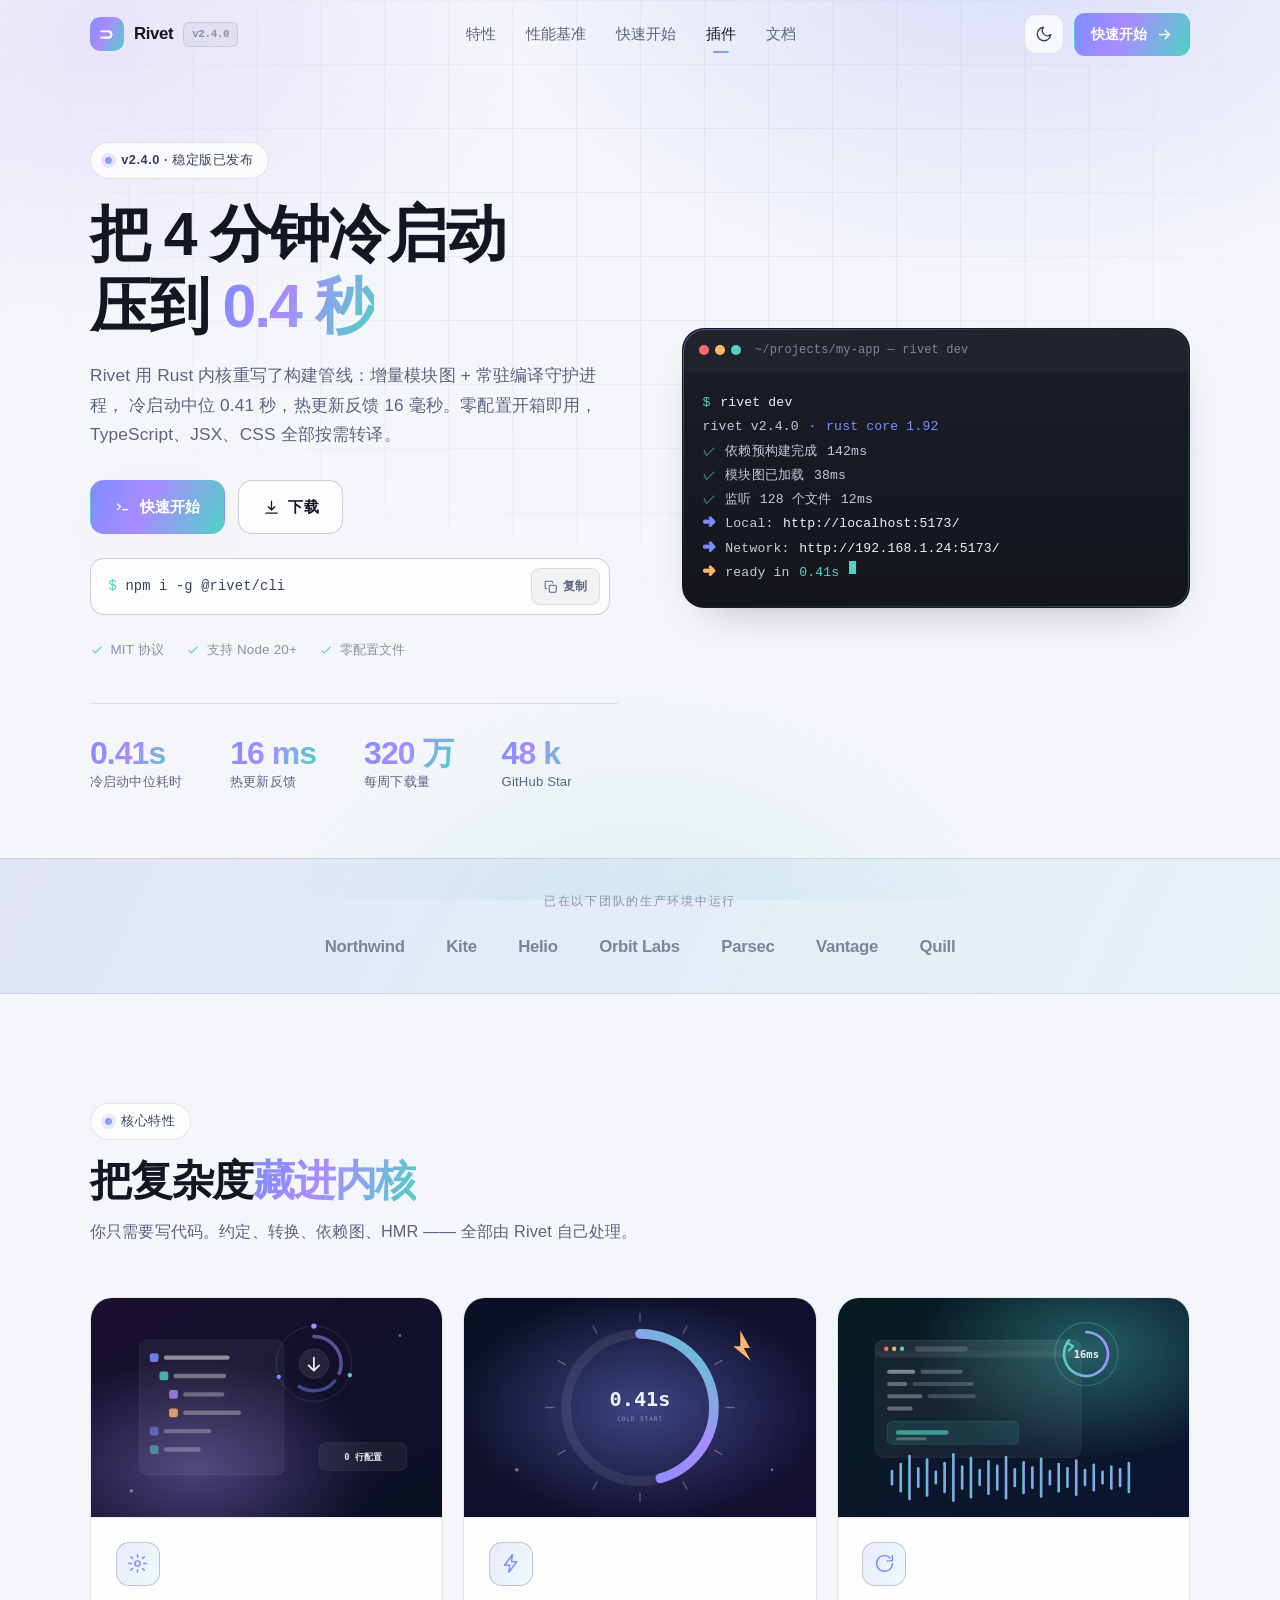
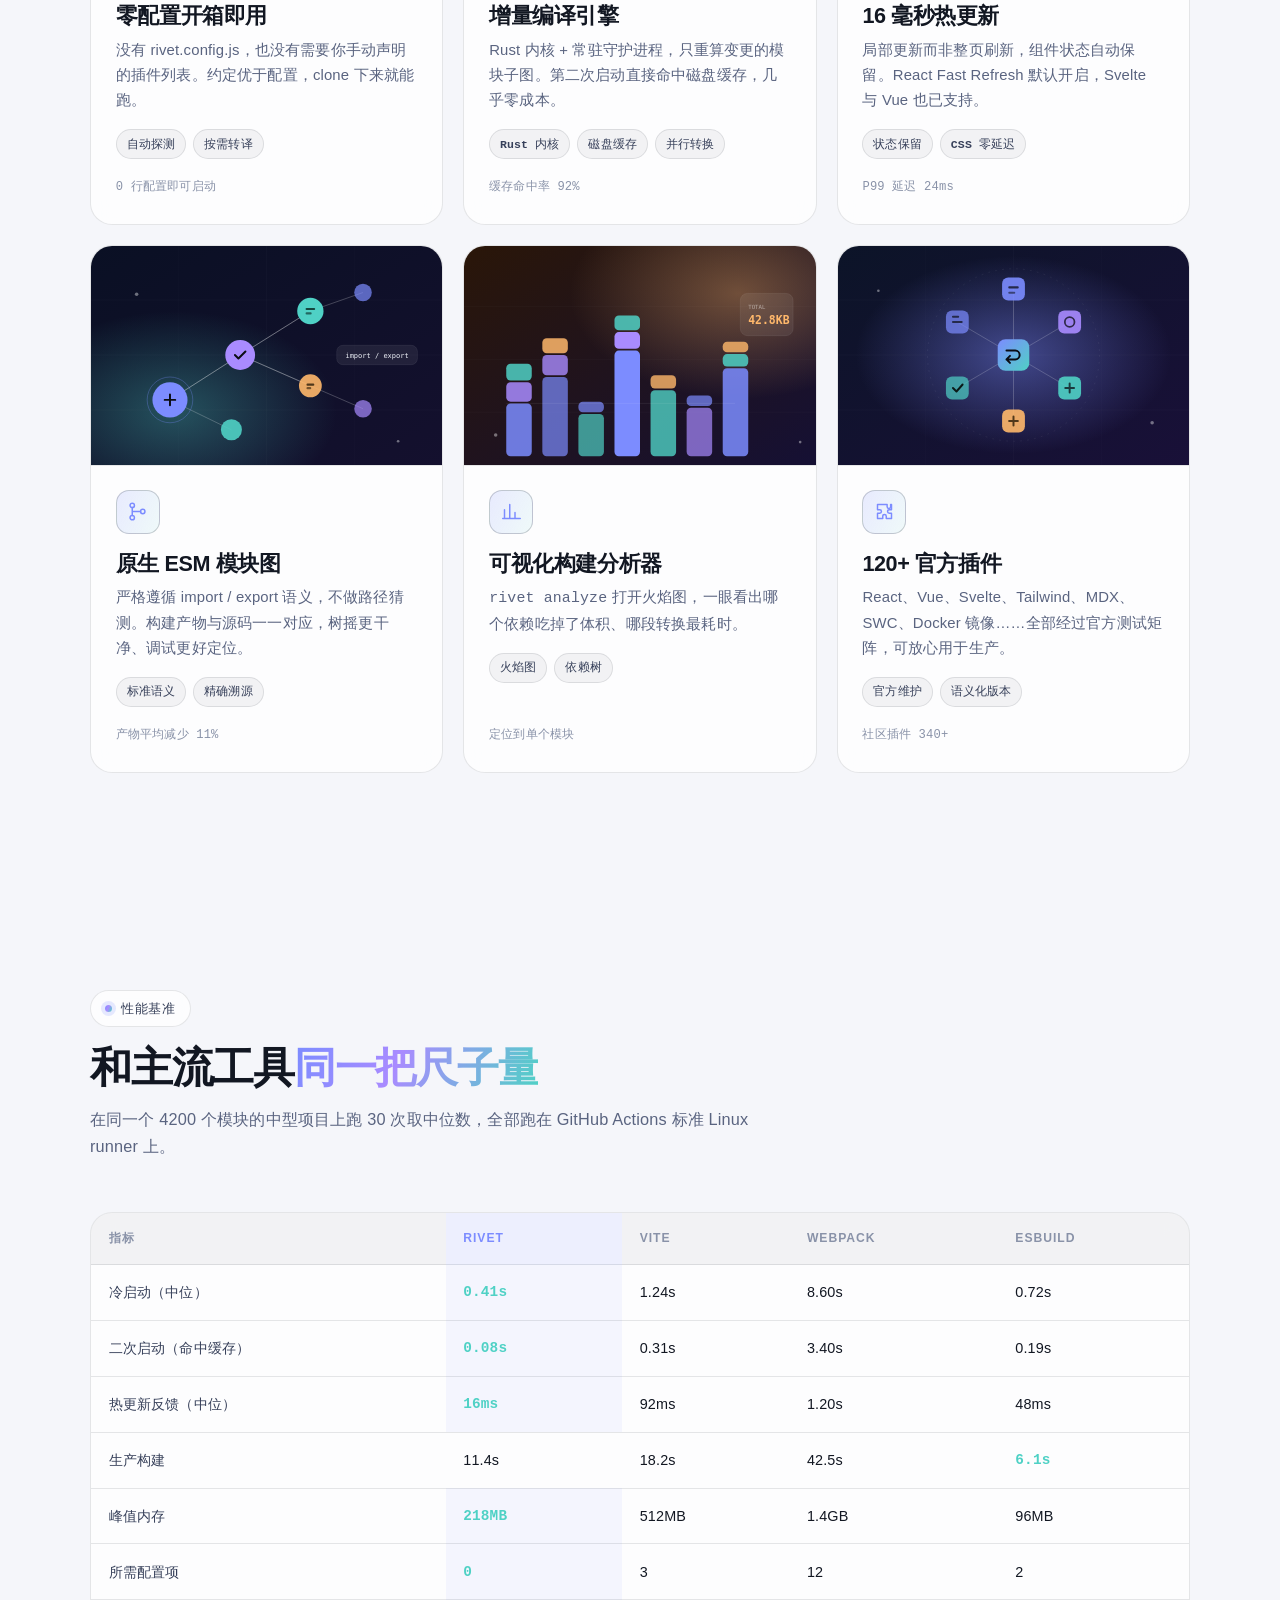
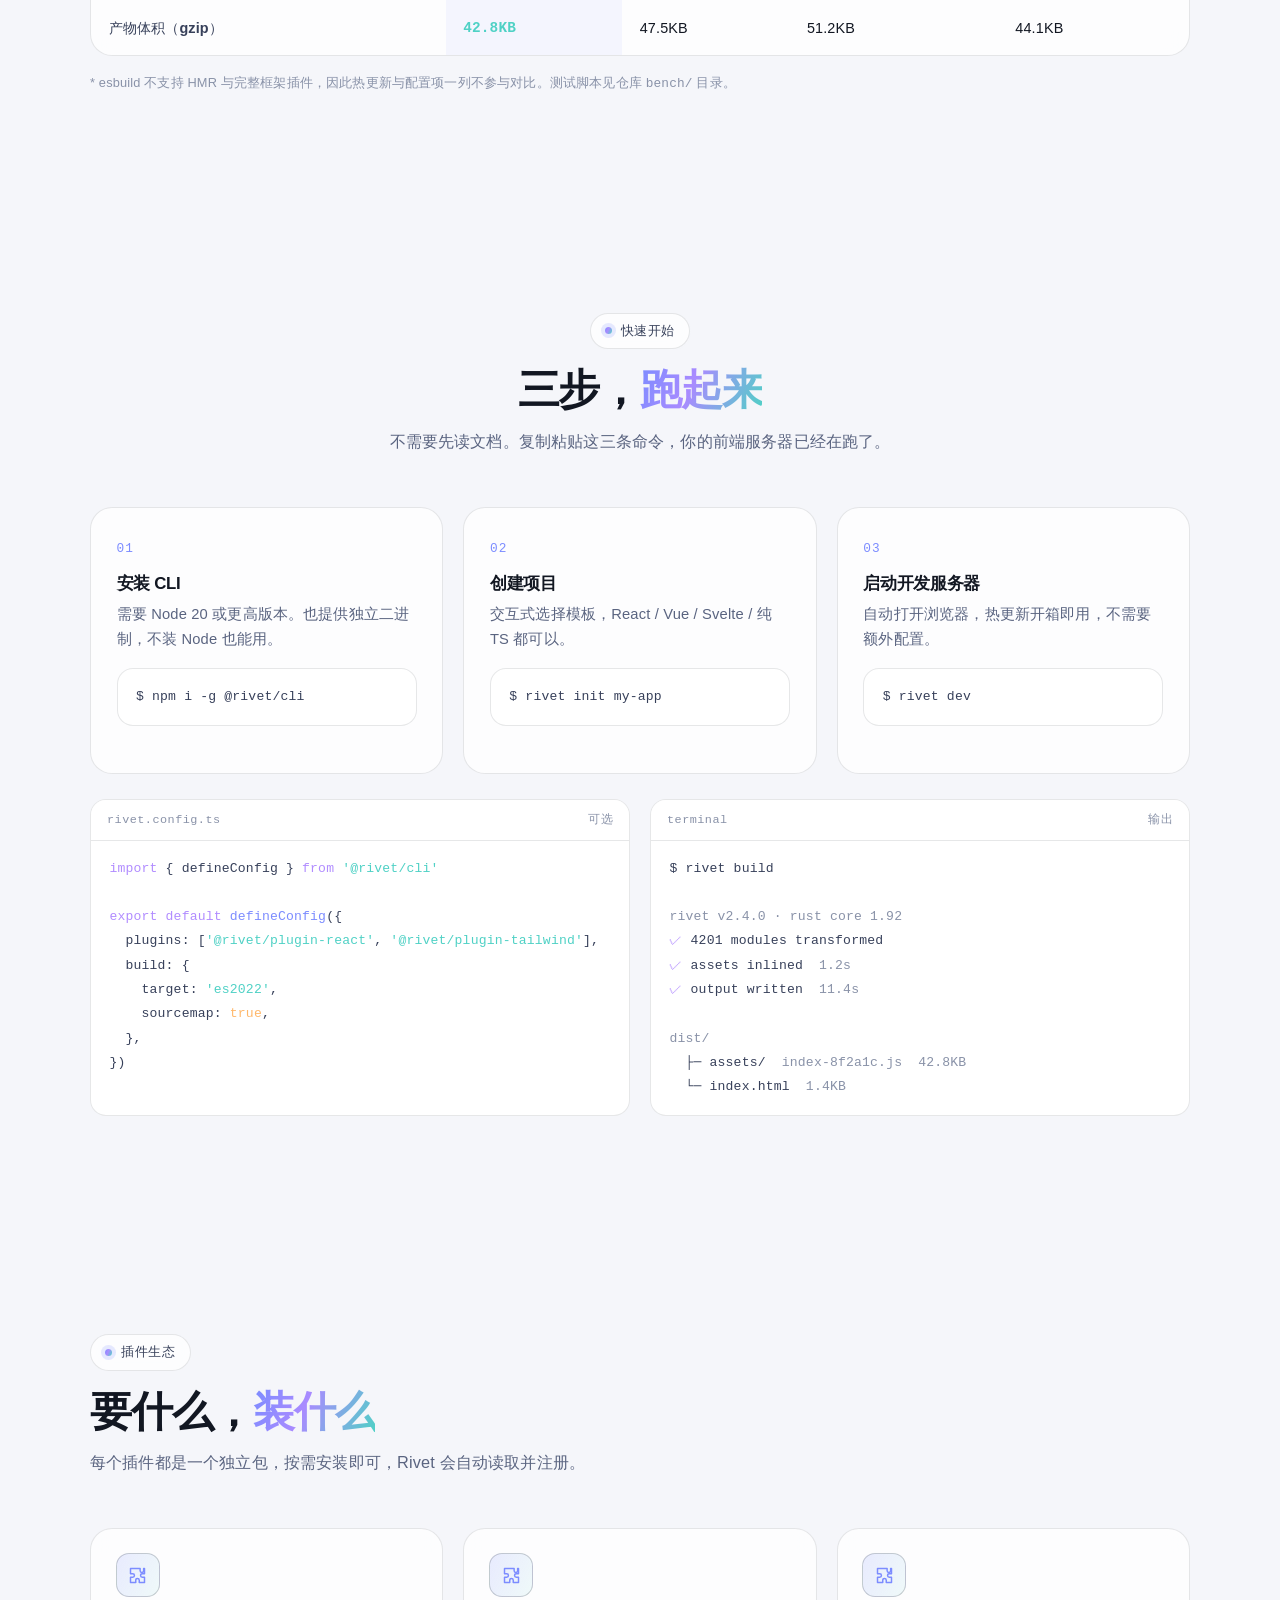
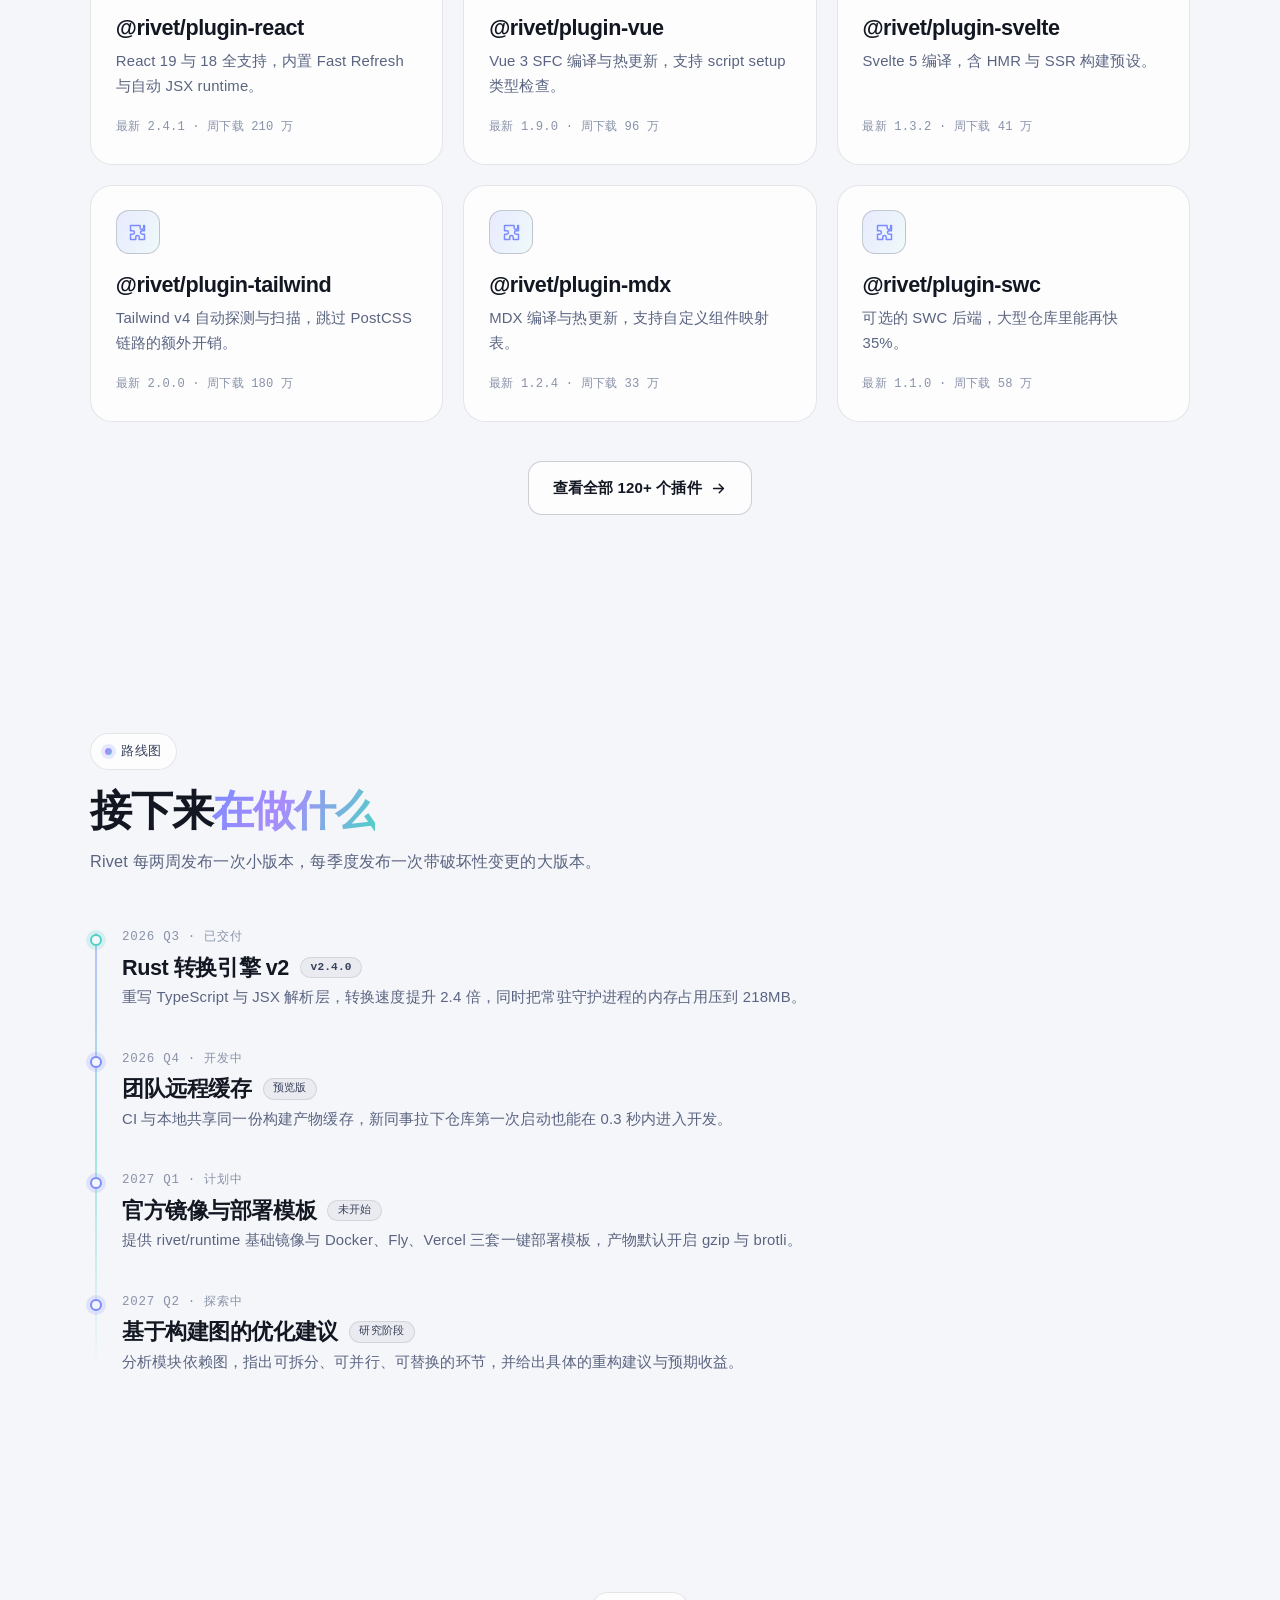
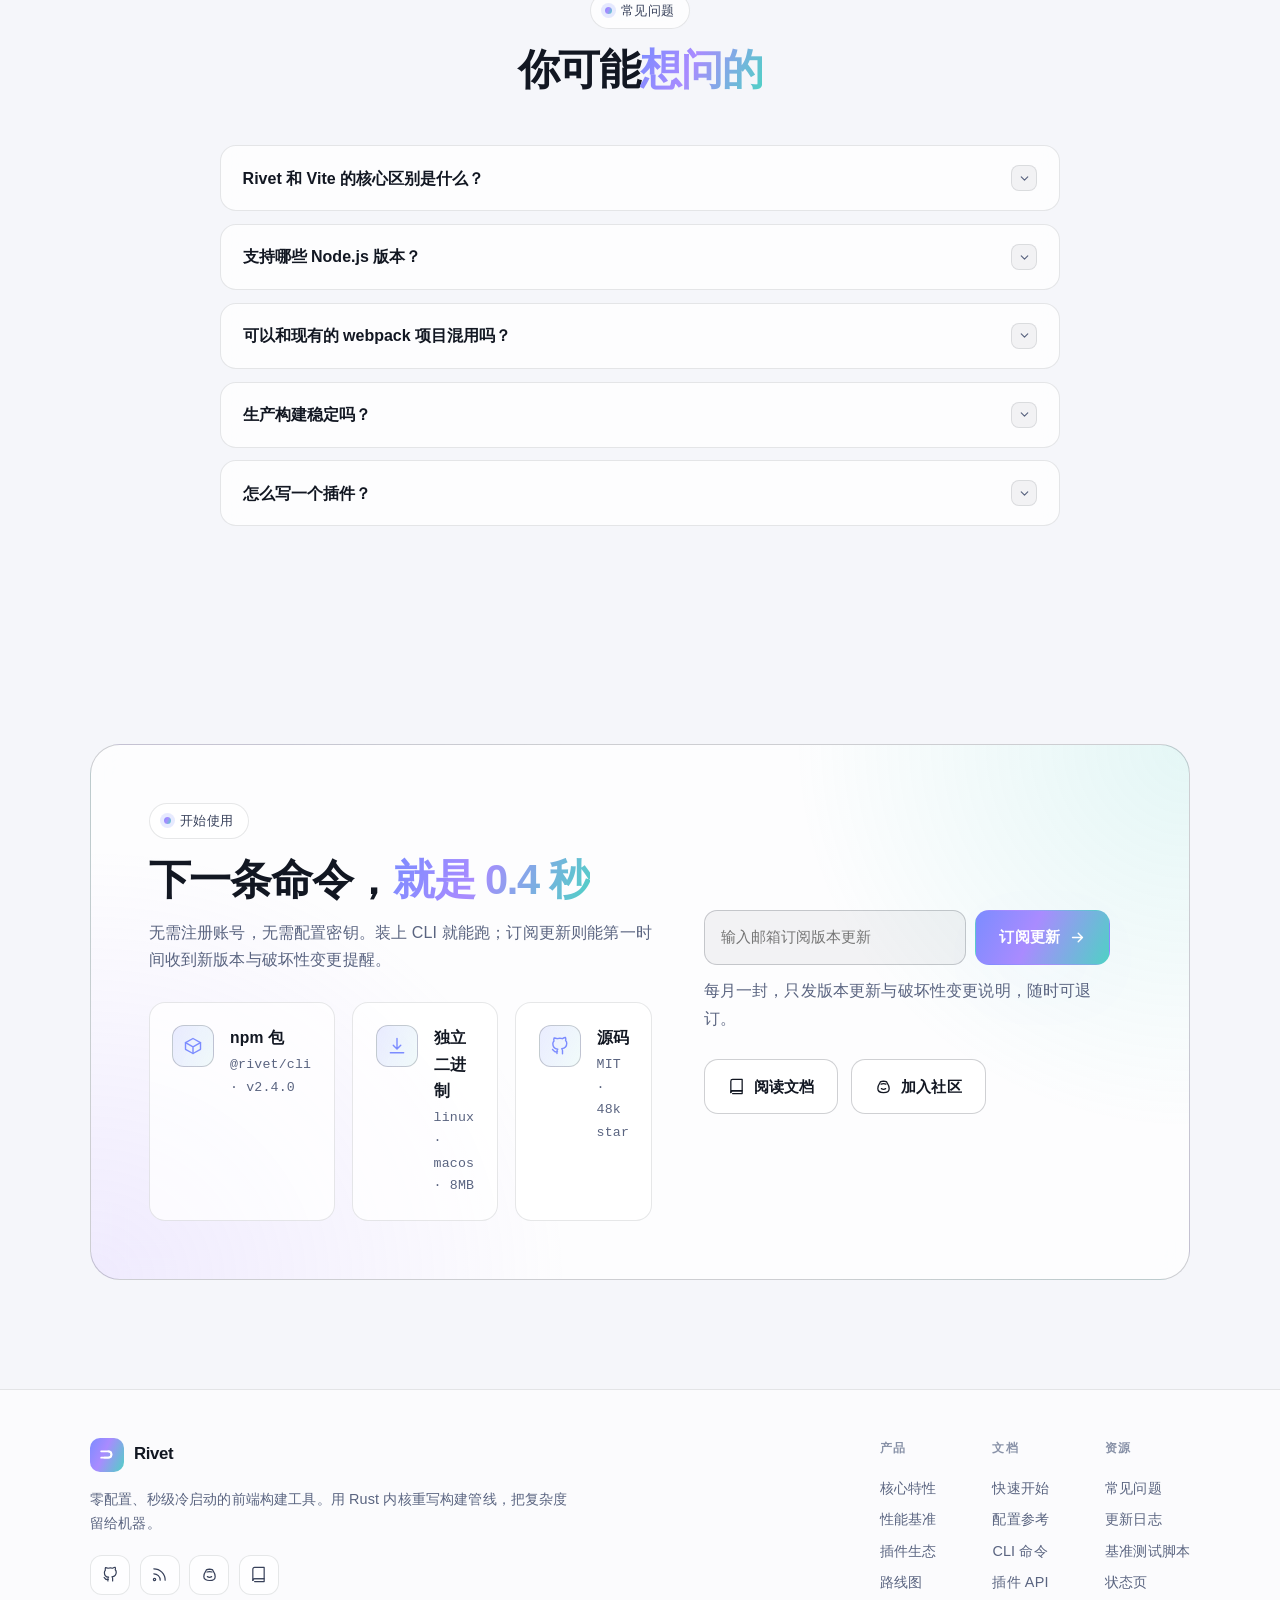
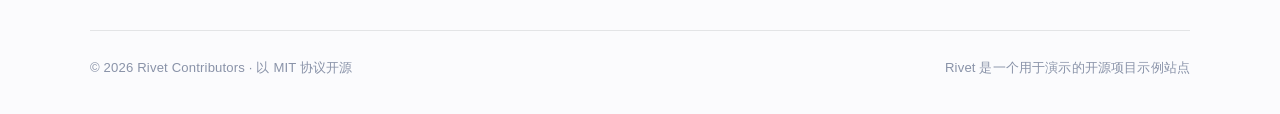
<file: index.html>
<!DOCTYPE html>
<html lang="zh-CN" class="no-js">
<head>
<meta charset="UTF-8">
<meta name="viewport" content="width=device-width, initial-scale=1">
<title>Rivet · 零配置、秒级冷启动的前端构建工具</title>
<meta name="description" content="Rivet 用 Rust 内核重写构建管线：冷启动 0.41 秒，热更新 16 毫秒，零配置开箱即用。支持 TypeScript、React、Vue、Tailwind 与 MDX。">
<meta name="theme-color" content="#07080c">
<link rel="icon" href="assets/img/favicon.svg" type="image/svg+xml">
<meta property="og:title" content="Rivet · 零配置、秒级冷启动的前端构建工具">
<meta property="og:description" content="把 4 分钟的冷启动，压到 0.4 秒。">
<meta property="og:type" content="website">
<link rel="stylesheet" href="assets/css/style.css">
<script>
  (function () {
    var d = document.documentElement;
    d.classList.remove('no-js');
    try {
      var q = /[?&]theme=(dark|light)/.exec(location.search);
      var t = q ? q[1] : localStorage.getItem('theme');
      if (!t) t = matchMedia('(prefers-color-scheme: light)').matches ? 'light' : 'dark';
      d.setAttribute('data-theme', t);
      if (q) localStorage.setItem('theme', t);
    } catch (e) { d.setAttribute('data-theme', 'dark'); }
  })();
</script>
</head>
<body data-page="home">

<!-- ============================ icon sprite ============================ -->
<svg width="0" height="0" style="position:absolute" aria-hidden="true" focusable="false">
  <defs>
    <g id="i-sun"><circle cx="12" cy="12" r="4"/><path d="M12 2v2M12 20v2M4.9 4.9l1.4 1.4M17.7 17.7l1.4 1.4M2 12h2M20 12h2M4.9 19.1l1.4-1.4M17.7 6.3l1.4-1.4"/></g>
    <g id="i-moon"><path d="M21 12.8A9 9 0 1 1 11.2 3a7 7 0 0 0 9.8 9.8Z"/></g>
    <g id="i-menu"><path d="M4 7h16M4 12h16M4 17h16"/></g>
    <g id="i-close"><path d="M6 6l12 12M18 6L6 18"/></g>
    <g id="i-arrow-right"><path d="M5 12h14M13 6l6 6-6 6"/></g>
    <g id="i-arrow-up-right"><path d="M7 17 17 7M8 7h9v9"/></g>
    <g id="i-check"><path d="m5 13 4 4L19 7"/></g>
    <g id="i-copy"><rect x="9" y="9" width="12" height="12" rx="2"/><path d="M5 15H4a2 2 0 0 1-2-2V4a2 2 0 0 1 2-2h9a2 2 0 0 1 2 2v1"/></g>
    <g id="i-download"><path d="M12 3v12M7.5 11 12 15.5 16.5 11M4 20h16"/></g>
    <g id="i-terminal"><path d="m5 7 4 4-4 4M12 15h7"/></g>
    <g id="i-zap"><path d="M13 2 4 14h6l-1 8 9-12h-6l1-8Z"/></g>
    <g id="i-refresh"><path d="M21 12a9 9 0 1 1-2.6-6.4"/><path d="M21 3v6h-6"/></g>
    <g id="i-gear"><circle cx="12" cy="12" r="3"/><path d="M12 2v3M12 19v3M4.2 4.2l2.1 2.1M17.7 17.7l2.1 2.1M2 12h3M19 12h3M4.2 19.8l2.1-2.1M17.7 6.3l2.1-2.1"/></g>
    <g id="i-branch"><circle cx="6" cy="5" r="2.5"/><circle cx="6" cy="19" r="2.5"/><circle cx="18" cy="12" r="2.5"/><path d="M6 7.5v9M6 12h9.5"/></g>
    <g id="i-chart"><path d="M4 20V10M10 20V4M16 20v-7M22 20H2"/></g>
    <g id="i-puzzle"><path d="M9 4h6v2.5a2 2 0 1 0 4 0V4h1v6h-2.5a2 2 0 1 0 0 4H20v6h-6v-2.5a2 2 0 1 0-4 0V20H4v-6h2.5a2 2 0 1 0 0-4H4V4h5Z"/></g>
    <g id="i-package"><path d="M21 8v8l-9 5-9-5V8l9-5 9 5Z"/><path d="m3 8 9 5 9-5M12 13v8"/></g>
    <g id="i-book"><path d="M4 4.5A2.5 2.5 0 0 1 6.5 2H20v16H6.5A2.5 2.5 0 0 0 4 20.5v-16Z"/><path d="M4 20.5A2.5 2.5 0 0 1 6.5 18H20v4H6.5"/></g>
    <g id="i-github"><path d="M9 19c-4.5 1.4-4.5-2.3-6-2.8m12 5v-3.6a3.1 3.1 0 0 0-.9-2.4c2.9-.3 6-1.4 6-6.4a5 5 0 0 0-1.4-3.5 4.6 4.6 0 0 0-.1-3.5s-1.1-.3-3.6 1.4a12.4 12.4 0 0 0-6.4 0C6 2.1 4.9 2.4 4.9 2.4a4.6 4.6 0 0 0-.1 3.5A5 5 0 0 0 3.4 9.4c0 5 3 6.1 5.9 6.4a3.1 3.1 0 0 0-.9 2.4V21"/></g>
    <g id="i-chevron-down"><path d="m6 9 6 6 6-6"/></g>
    <g id="i-info"><circle cx="12" cy="12" r="9"/><path d="M12 11v5M12 7.6v.4"/></g>
    <g id="i-link"><path d="M10.5 13.5a4 4 0 0 0 5.7 0l2.8-2.8a4 4 0 0 0-5.7-5.7L11.6 6.7"/><path d="M13.5 10.5a4 4 0 0 0-5.7 0l-2.8 2.8a4 4 0 1 0 5.7 5.7l1.7-1.7"/></g>
    <g id="i-rss"><path d="M4 11a9 9 0 0 1 9 9M4 4a16 16 0 0 1 16 16"/><circle cx="5" cy="19" r="1.6"/></g>
    <g id="i-discord"><path d="M8.5 8.5a13 13 0 0 1 7 0M9 15c1.8 1.2 4.2 1.2 6 0"/><path d="M7.5 5.5A15 15 0 0 1 12 4.5c1.6 0 3 .3 4.5 1l1 2.2a13 13 0 0 1 2.5 7.3c0 3.5-3.5 5.5-8 5.5s-8-2-8-5.5a13 13 0 0 1 2.5-7.3l1-2.2Z"/></g>
  </defs>
</svg>

<!-- ============================ header ============================ -->
<header class="site-header" id="siteHeader">
  <div class="container nav">
    <a class="brand" href="index.html" aria-label="Rivet 首页">
      <span class="brand-mark" aria-hidden="true">
        <svg viewBox="0 0 24 24" fill="none" stroke="currentColor" stroke-width="2.2" stroke-linecap="round" stroke-linejoin="round"><path d="M4 8h9a4 4 0 0 1 0 8H8"/><path d="M4 16h9a4 4 0 0 0 0-8"/></svg>
      </span>
      <span>Rivet</span>
      <span class="brand-ver">v2.4.0</span>
    </a>

    <nav aria-label="主导航">
      <ul class="nav-links" id="navLinks">
        <li><a class="nav-link" href="index.html#features">特性</a></li>
        <li><a class="nav-link" href="index.html#bench">性能基准</a></li>
        <li><a class="nav-link" href="index.html#quickstart">快速开始</a></li>
        <li><a class="nav-link" href="index.html#plugins">插件</a></li>
        <li><a class="nav-link" href="docs.html">文档</a></li>
      </ul>
    </nav>

    <div class="nav-actions">
      <button class="icon-btn theme-toggle" id="themeToggle" type="button" aria-label="切换深色 / 浅色主题">
        <svg class="icon-sun" viewBox="0 0 24 24" fill="none" stroke="currentColor" stroke-width="1.8" stroke-linecap="round" stroke-linejoin="round"><use href="#i-sun"/></svg>
        <svg class="icon-moon" viewBox="0 0 24 24" fill="none" stroke="currentColor" stroke-width="1.8" stroke-linecap="round" stroke-linejoin="round"><use href="#i-moon"/></svg>
      </button>
      <a class="btn btn-primary btn-sm nav-cta" href="docs.html#install">
        快速开始
        <svg viewBox="0 0 24 24" fill="none" stroke="currentColor" stroke-width="2" stroke-linecap="round" stroke-linejoin="round"><use href="#i-arrow-right"/></svg>
      </a>
      <button class="icon-btn nav-toggle" id="navToggle" type="button" aria-label="打开菜单" aria-expanded="false" aria-controls="navLinks">
        <svg viewBox="0 0 24 24" fill="none" stroke="currentColor" stroke-width="1.8" stroke-linecap="round" stroke-linejoin="round"><use href="#i-menu"/></svg>
      </button>
    </div>
  </div>
</header>

<main>

<!-- ============================ hero ============================ -->
<section class="hero" id="hero">
  <div class="container hero-grid">
    <div class="hero-copy">
      <span class="eyebrow reveal">v2.4.0 · 稳定版已发布</span>

      <h1 class="hero-title reveal d1">
        <span class="line">把 4 分钟冷启动</span>
        <span class="line">压到 <span class="grad-text">0.4 秒</span></span>
      </h1>

      <p class="hero-sub reveal d2">
        Rivet 用 Rust 内核重写了构建管线：增量模块图 + 常驻编译守护进程，
        冷启动中位 0.41 秒，热更新反馈 16 毫秒。零配置开箱即用，
        TypeScript、JSX、CSS 全部按需转译。
      </p>

      <div class="hero-cta reveal d3">
        <a class="btn btn-primary" href="docs.html">
          <svg viewBox="0 0 24 24" fill="none" stroke="currentColor" stroke-width="1.8" stroke-linecap="round" stroke-linejoin="round"><use href="#i-terminal"/></svg>
          快速开始
        </a>
        <a class="btn btn-ghost" href="docs.html#install">
          <svg viewBox="0 0 24 24" fill="none" stroke="currentColor" stroke-width="1.8" stroke-linecap="round" stroke-linejoin="round"><use href="#i-download"/></svg>
          下载
        </a>
      </div>

      <div class="install reveal d3">
        <code id="installCmd"><span class="p">$</span> npm i -g @rivet/cli</code>
        <button class="copy-btn" type="button" data-copy="#installCmd">
          <svg viewBox="0 0 24 24" fill="none" stroke="currentColor" stroke-width="1.8" stroke-linecap="round" stroke-linejoin="round"><use href="#i-copy"/></svg>
          <span>复制</span>
        </button>
      </div>

      <div class="hero-meta reveal d4">
        <span><svg viewBox="0 0 24 24" fill="none" stroke="currentColor" stroke-width="2" stroke-linecap="round" stroke-linejoin="round"><use href="#i-check"/></svg> MIT 协议</span>
        <span><svg viewBox="0 0 24 24" fill="none" stroke="currentColor" stroke-width="2" stroke-linecap="round" stroke-linejoin="round"><use href="#i-check"/></svg> 支持 Node 20+</span>
        <span><svg viewBox="0 0 24 24" fill="none" stroke="currentColor" stroke-width="2" stroke-linecap="round" stroke-linejoin="round"><use href="#i-check"/></svg> 零配置文件</span>
      </div>

      <div class="hero-stats reveal d4">
        <div>
          <div class="stat-num grad-text"><span class="counter" data-to="0.41" data-decimals="2" data-suffix="s">0</span></div>
          <div class="stat-label">冷启动中位耗时</div>
        </div>
        <div>
          <div class="stat-num grad-text"><span class="counter" data-to="16">0</span> ms</div>
          <div class="stat-label">热更新反馈</div>
        </div>
        <div>
          <div class="stat-num grad-text"><span class="counter" data-to="320">0</span> 万</div>
          <div class="stat-label">每周下载量</div>
        </div>
        <div>
          <div class="stat-num grad-text"><span class="counter" data-to="48">0</span> k</div>
          <div class="stat-label">GitHub Star</div>
        </div>
      </div>
    </div>

    <div class="hero-visual reveal d2">
      <div class="terminal">
        <div class="terminal-bar">
          <span class="terminal-dots"><i></i><i></i><i></i></span>
          <span class="terminal-title">~/projects/my-app — rivet dev</span>
        </div>
        <div class="terminal-body">
          <div class="term-line"><span class="prompt">$</span><span class="u">rivet dev</span></div>
          <div class="term-line dim"> </div>
          <div class="term-line ok"><span>rivet v2.4.0</span><span class="b">·</span><span class="a">rust core 1.92</span></div>
          <div class="term-line ok"><span class="k">✓</span><span>依赖预构建完成</span><span class="dim">142ms</span></div>
          <div class="term-line ok"><span class="k">✓</span><span>模块图已加载</span><span class="dim">38ms</span></div>
          <div class="term-line ok"><span class="k">✓</span><span>监听 128 个文件</span><span class="dim">12ms</span></div>
          <div class="term-line dim"> </div>
          <div class="term-line"><span class="a">➜</span><span>Local:</span><span class="u">http://localhost:5173/</span></div>
          <div class="term-line"><span class="a">➜</span><span>Network:</span><span class="u">http://192.168.1.24:5173/</span></div>
          <div class="term-line"><span class="w">➜</span><span>ready in</span><span class="k">0.41s</span><span class="cursor"></span></div>
        </div>
      </div>
    </div>
  </div>
</section>

<!-- ============================ wall ============================ -->
<div class="wall">
  <div class="container">
    <div class="wall-label">已在以下团队的生产环境中运行</div>
    <div class="wall-row">
      <span>Northwind</span>
      <span>Kite</span>
      <span>Helio</span>
      <span>Orbit Labs</span>
      <span>Parsec</span>
      <span>Vantage</span>
      <span>Quill</span>
    </div>
  </div>
</div>

<!-- ============================ features ============================ -->
<section class="section" id="features">
  <div class="container">
    <div class="section-head reveal">
      <span class="eyebrow">核心特性</span>
      <h2>把复杂度<span class="grad-text">藏进内核</span></h2>
      <p>你只需要写代码。约定、转换、依赖图、HMR —— 全部由 Rivet 自己处理。</p>
    </div>

    <div class="grid-3">
      <article class="feature reveal">
        <div class="feature-art"><img src="assets/img/feature/config.svg" alt="零配置约定示意图" width="800" height="500" loading="lazy"></div>
        <div class="feature-body">
          <div class="feature-icon"><svg viewBox="0 0 24 24" fill="none" stroke="currentColor" stroke-width="1.7" stroke-linecap="round" stroke-linejoin="round"><use href="#i-gear"/></svg></div>
          <h3>零配置开箱即用</h3>
          <p>没有 rivet.config.js，也没有需要你手动声明的插件列表。约定优于配置，clone 下来就能跑。</p>
          <div class="feature-list"><span class="chip">自动探测</span><span class="chip">按需转译</span></div>
          <div class="kicker">0 行配置即可启动</div>
        </div>
      </article>

      <article class="feature reveal d1">
        <div class="feature-art"><img src="assets/img/feature/speed.svg" alt="增量编译速度示意图" width="800" height="500" loading="lazy"></div>
        <div class="feature-body">
          <div class="feature-icon"><svg viewBox="0 0 24 24" fill="none" stroke="currentColor" stroke-width="1.7" stroke-linecap="round" stroke-linejoin="round"><use href="#i-zap"/></svg></div>
          <h3>增量编译引擎</h3>
          <p>Rust 内核 + 常驻守护进程，只重算变更的模块子图。第二次启动直接命中磁盘缓存，几乎零成本。</p>
          <div class="feature-list"><span class="chip">Rust 内核</span><span class="chip">磁盘缓存</span><span class="chip">并行转换</span></div>
          <div class="kicker">缓存命中率 92%</div>
        </div>
      </article>

      <article class="feature reveal d2">
        <div class="feature-art"><img src="assets/img/feature/hmr.svg" alt="热更新示意图" width="800" height="500" loading="lazy"></div>
        <div class="feature-body">
          <div class="feature-icon"><svg viewBox="0 0 24 24" fill="none" stroke="currentColor" stroke-width="1.7" stroke-linecap="round" stroke-linejoin="round"><use href="#i-refresh"/></svg></div>
          <h3>16 毫秒热更新</h3>
          <p>局部更新而非整页刷新，组件状态自动保留。React Fast Refresh 默认开启，Svelte 与 Vue 也已支持。</p>
          <div class="feature-list"><span class="chip">状态保留</span><span class="chip">CSS 零延迟</span></div>
          <div class="kicker">P99 延迟 24ms</div>
        </div>
      </article>

      <article class="feature reveal">
        <div class="feature-art"><img src="assets/img/feature/esm.svg" alt="ESM 模块图示意图" width="800" height="500" loading="lazy"></div>
        <div class="feature-body">
          <div class="feature-icon"><svg viewBox="0 0 24 24" fill="none" stroke="currentColor" stroke-width="1.7" stroke-linecap="round" stroke-linejoin="round"><use href="#i-branch"/></svg></div>
          <h3>原生 ESM 模块图</h3>
          <p>严格遵循 import / export 语义，不做路径猜测。构建产物与源码一一对应，树摇更干净、调试更好定位。</p>
          <div class="feature-list"><span class="chip">标准语义</span><span class="chip">精确溯源</span></div>
          <div class="kicker">产物平均减少 11%</div>
        </div>
      </article>

      <article class="feature reveal d1">
        <div class="feature-art"><img src="assets/img/feature/analyzer.svg" alt="构建分析器示意图" width="800" height="500" loading="lazy"></div>
        <div class="feature-body">
          <div class="feature-icon"><svg viewBox="0 0 24 24" fill="none" stroke="currentColor" stroke-width="1.7" stroke-linecap="round" stroke-linejoin="round"><use href="#i-chart"/></svg></div>
          <h3>可视化构建分析器</h3>
          <p><code class="mono">rivet analyze</code> 打开火焰图，一眼看出哪个依赖吃掉了体积、哪段转换最耗时。</p>
          <div class="feature-list"><span class="chip">火焰图</span><span class="chip">依赖树</span></div>
          <div class="kicker">定位到单个模块</div>
        </div>
      </article>

      <article class="feature reveal d2">
        <div class="feature-art"><img src="assets/img/feature/plugins.svg" alt="插件生态示意图" width="800" height="500" loading="lazy"></div>
        <div class="feature-body">
          <div class="feature-icon"><svg viewBox="0 0 24 24" fill="none" stroke="currentColor" stroke-width="1.7" stroke-linecap="round" stroke-linejoin="round"><use href="#i-puzzle"/></svg></div>
          <h3>120+ 官方插件</h3>
          <p>React、Vue、Svelte、Tailwind、MDX、SWC、Docker 镜像……全部经过官方测试矩阵，可放心用于生产。</p>
          <div class="feature-list"><span class="chip">官方维护</span><span class="chip">语义化版本</span></div>
          <div class="kicker">社区插件 340+</div>
        </div>
      </article>
    </div>
  </div>
</section>

<!-- ============================ benchmark ============================ -->
<section class="section" id="bench">
  <div class="container">
    <div class="section-head reveal">
      <span class="eyebrow">性能基准</span>
      <h2>和主流工具<span class="grad-text">同一把尺子量</span></h2>
      <p>在同一个 4200 个模块的中型项目上跑 30 次取中位数，全部跑在 GitHub Actions 标准 Linux runner 上。</p>
    </div>

    <div class="table-scroll reveal d1">
      <div class="table-wrap">
        <table class="bench">
          <thead>
            <tr>
              <th>指标</th>
              <th class="col-hero">Rivet</th>
              <th>Vite</th>
              <th>webpack</th>
              <th>esbuild</th>
            </tr>
          </thead>
          <tbody>
            <tr><td>冷启动（中位）</td><td class="win col-hero">0.41s</td><td>1.24s</td><td>8.60s</td><td>0.72s</td></tr>
            <tr><td>二次启动（命中缓存）</td><td class="win col-hero">0.08s</td><td>0.31s</td><td>3.40s</td><td>0.19s</td></tr>
            <tr><td>热更新反馈（中位）</td><td class="win col-hero">16ms</td><td>92ms</td><td>1.20s</td><td>48ms</td></tr>
            <tr><td>生产构建</td><td>11.4s</td><td>18.2s</td><td>42.5s</td><td class="win">6.1s</td></tr>
            <tr><td>峰值内存</td><td class="win col-hero">218MB</td><td>512MB</td><td>1.4GB</td><td>96MB</td></tr>
            <tr><td>所需配置项</td><td class="win col-hero">0</td><td>3</td><td>12</td><td>2</td></tr>
            <tr><td>产物体积（gzip）</td><td class="win col-hero">42.8KB</td><td>47.5KB</td><td>51.2KB</td><td>44.1KB</td></tr>
          </tbody>
        </table>
      </div>
      <p class="scroll-hint" data-scroll-hint>
        <svg viewBox="0 0 24 24" fill="none" stroke="currentColor" stroke-width="2" stroke-linecap="round" stroke-linejoin="round" aria-hidden="true"><path d="M8 6l-4 4 4 4M16 6l4 4-4 4"/></svg>
        左右滑动查看完整对比数据
      </p>
    </div>
    <p class="bench-note reveal d2">
      * esbuild 不支持 HMR 与完整框架插件，因此热更新与配置项一列不参与对比。测试脚本见仓库 <code class="mono">bench/</code> 目录。
    </p>
  </div>
</section>

<!-- ============================ quickstart ============================ -->
<section class="section" id="quickstart">
  <div class="container">
    <div class="section-head center reveal">
      <span class="eyebrow">快速开始</span>
      <h2>三步，<span class="grad-text">跑起来</span></h2>
      <p>不需要先读文档。复制粘贴这三条命令，你的前端服务器已经在跑了。</p>
    </div>

    <div class="steps reveal d1">
      <article class="step">
        <h3>安装 CLI</h3>
        <p>需要 Node 20 或更高版本。也提供独立二进制，不装 Node 也能用。</p>
        <pre class="code-block"><div class="code-body"><span class="p">$</span> npm i -g @rivet/cli</div></pre>
      </article>

      <article class="step">
        <h3>创建项目</h3>
        <p>交互式选择模板，React / Vue / Svelte / 纯 TS 都可以。</p>
        <pre class="code-block"><div class="code-body"><span class="p">$</span> rivet init my-app</div></pre>
      </article>

      <article class="step">
        <h3>启动开发服务器</h3>
        <p>自动打开浏览器，热更新开箱即用，不需要额外配置。</p>
        <pre class="code-block"><div class="code-body"><span class="p">$</span> rivet dev</div></pre>
      </article>
    </div>

    <div class="grid-2" style="margin-top:1.6rem">
      <div class="code-block reveal d2">
        <div class="code-head"><span>rivet.config.ts</span><span>可选</span></div>
        <div class="code-body">
          <span class="k">import</span> { defineConfig } <span class="k">from</span> <span class="s">'@rivet/cli'</span>
          <br><br>
          <span class="k">export default</span> <span class="f">defineConfig</span>({
          <br>&nbsp;&nbsp;plugins: [<span class="s">'@rivet/plugin-react'</span>, <span class="s">'@rivet/plugin-tailwind'</span>],
          <br>&nbsp;&nbsp;build: {
          <br>&nbsp;&nbsp;&nbsp;&nbsp;target: <span class="s">'es2022'</span>,
          <br>&nbsp;&nbsp;&nbsp;&nbsp;sourcemap: <span class="n">true</span>,
          <br>&nbsp;&nbsp;},
          <br>})
        </div>
      </div>

      <div class="code-block reveal d3">
        <div class="code-head"><span>terminal</span><span>输出</span></div>
        <div class="code-body">
          <span class="p">$</span> rivet build
          <br><br>
          <span class="c">rivet v2.4.0 · rust core 1.92</span>
          <br><span class="k">✓</span> 4201 modules transformed
          <br><span class="k">✓</span> assets inlined&nbsp;&nbsp;<span class="c">1.2s</span>
          <br><span class="k">✓</span> output written&nbsp;&nbsp;<span class="c">11.4s</span>
          <br><br>
          <span class="c">dist/</span>
          <br>&nbsp;&nbsp;├─ assets/&nbsp;&nbsp;<span class="c">index-8f2a1c.js&nbsp;&nbsp;42.8KB</span>
          <br>&nbsp;&nbsp;└─ index.html&nbsp;&nbsp;<span class="c">1.4KB</span>
        </div>
      </div>
    </div>
  </div>
</section>

<!-- ============================ plugins ============================ -->
<section class="section" id="plugins">
  <div class="container">
    <div class="section-head reveal">
      <span class="eyebrow">插件生态</span>
      <h2>要什么，<span class="grad-text">装什么</span></h2>
      <p>每个插件都是一个独立包，按需安装即可，Rivet 会自动读取并注册。</p>
    </div>

    <div class="grid-3">
      <article class="feature reveal">
        <div class="feature-body">
          <div class="feature-icon"><svg viewBox="0 0 24 24" fill="none" stroke="currentColor" stroke-width="1.7" stroke-linecap="round" stroke-linejoin="round"><use href="#i-puzzle"/></svg></div>
          <h3>@rivet/plugin-react</h3>
          <p>React 19 与 18 全支持，内置 Fast Refresh 与自动 JSX runtime。</p>
          <div class="kicker">最新 2.4.1 · 周下载 210 万</div>
        </div>
      </article>

      <article class="feature reveal d1">
        <div class="feature-body">
          <div class="feature-icon"><svg viewBox="0 0 24 24" fill="none" stroke="currentColor" stroke-width="1.7" stroke-linecap="round" stroke-linejoin="round"><use href="#i-puzzle"/></svg></div>
          <h3>@rivet/plugin-vue</h3>
          <p>Vue 3 SFC 编译与热更新，支持 script setup 类型检查。</p>
          <div class="kicker">最新 1.9.0 · 周下载 96 万</div>
        </div>
      </article>

      <article class="feature reveal d2">
        <div class="feature-body">
          <div class="feature-icon"><svg viewBox="0 0 24 24" fill="none" stroke="currentColor" stroke-width="1.7" stroke-linecap="round" stroke-linejoin="round"><use href="#i-puzzle"/></svg></div>
          <h3>@rivet/plugin-svelte</h3>
          <p>Svelte 5 编译，含 HMR 与 SSR 构建预设。</p>
          <div class="kicker">最新 1.3.2 · 周下载 41 万</div>
        </div>
      </article>

      <article class="feature reveal">
        <div class="feature-body">
          <div class="feature-icon"><svg viewBox="0 0 24 24" fill="none" stroke="currentColor" stroke-width="1.7" stroke-linecap="round" stroke-linejoin="round"><use href="#i-puzzle"/></svg></div>
          <h3>@rivet/plugin-tailwind</h3>
          <p>Tailwind v4 自动探测与扫描，跳过 PostCSS 链路的额外开销。</p>
          <div class="kicker">最新 2.0.0 · 周下载 180 万</div>
        </div>
      </article>

      <article class="feature reveal d1">
        <div class="feature-body">
          <div class="feature-icon"><svg viewBox="0 0 24 24" fill="none" stroke="currentColor" stroke-width="1.7" stroke-linecap="round" stroke-linejoin="round"><use href="#i-puzzle"/></svg></div>
          <h3>@rivet/plugin-mdx</h3>
          <p>MDX 编译与热更新，支持自定义组件映射表。</p>
          <div class="kicker">最新 1.2.4 · 周下载 33 万</div>
        </div>
      </article>

      <article class="feature reveal d2">
        <div class="feature-body">
          <div class="feature-icon"><svg viewBox="0 0 24 24" fill="none" stroke="currentColor" stroke-width="1.7" stroke-linecap="round" stroke-linejoin="round"><use href="#i-puzzle"/></svg></div>
          <h3>@rivet/plugin-swc</h3>
          <p>可选的 SWC 后端，大型仓库里能再快 35%。</p>
          <div class="kicker">最新 1.1.0 · 周下载 58 万</div>
        </div>
      </article>
    </div>

    <div style="margin-top:2.4rem;text-align:center" class="reveal d3">
      <a class="btn btn-ghost" href="docs.html#plugins">
        查看全部 120+ 个插件
        <svg viewBox="0 0 24 24" fill="none" stroke="currentColor" stroke-width="2" stroke-linecap="round" stroke-linejoin="round"><use href="#i-arrow-right"/></svg>
      </a>
    </div>
  </div>
</section>

<!-- ============================ roadmap ============================ -->
<section class="section" id="roadmap">
  <div class="container">
    <div class="section-head reveal">
      <span class="eyebrow">路线图</span>
      <h2>接下来<span class="grad-text">在做什么</span></h2>
      <p>Rivet 每两周发布一次小版本，每季度发布一次带破坏性变更的大版本。</p>
    </div>

    <div class="timeline reveal d1">
      <article class="tl-item done">
        <div class="tl-date">2026 Q3 · 已交付</div>
        <h3>Rust 转换引擎 v2 <span class="chip">v2.4.0</span></h3>
        <p>重写 TypeScript 与 JSX 解析层，转换速度提升 2.4 倍，同时把常驻守护进程的内存占用压到 218MB。</p>
      </article>

      <article class="tl-item">
        <div class="tl-date">2026 Q4 · 开发中</div>
        <h3>团队远程缓存 <span class="chip">预览版</span></h3>
        <p>CI 与本地共享同一份构建产物缓存，新同事拉下仓库第一次启动也能在 0.3 秒内进入开发。</p>
      </article>

      <article class="tl-item">
        <div class="tl-date">2027 Q1 · 计划中</div>
        <h3>官方镜像与部署模板 <span class="chip">未开始</span></h3>
        <p>提供 rivet/runtime 基础镜像与 Docker、Fly、Vercel 三套一键部署模板，产物默认开启 gzip 与 brotli。</p>
      </article>

      <article class="tl-item">
        <div class="tl-date">2027 Q2 · 探索中</div>
        <h3>基于构建图的优化建议 <span class="chip">研究阶段</span></h3>
        <p>分析模块依赖图，指出可拆分、可并行、可替换的环节，并给出具体的重构建议与预期收益。</p>
      </article>
    </div>
  </div>
</section>

<!-- ============================ faq ============================ -->
<section class="section" id="faq">
  <div class="container">
    <div class="section-head center reveal">
      <span class="eyebrow">常见问题</span>
      <h2>你可能<span class="grad-text">想问的</span></h2>
    </div>

    <div class="faq reveal d1" id="faqList">
      <div class="faq-item">
        <button class="faq-q" type="button" aria-expanded="false">
          Rivet 和 Vite 的核心区别是什么？
          <span class="caret"><svg viewBox="0 0 24 24" fill="none" stroke="currentColor" stroke-width="2.2" stroke-linecap="round" stroke-linejoin="round"><use href="#i-chevron-down"/></svg></span>
        </button>
        <div class="faq-a"><div><p>
          两者都在开发期用原生 ESM，但管线内核不同。Vite 依赖 Node 侧的模块图与 esbuild 预构建，
          Rivet 把整个模块图与转换器都放在常驻的 Rust 进程里，因此冷启动更稳、热更新延迟更低；
          代价是 Rivet 目前只覆盖主流前端框架，插件生态规模也小于 Vite。
        </p></div></div>
      </div>

      <div class="faq-item">
        <button class="faq-q" type="button" aria-expanded="false">
          支持哪些 Node.js 版本？
          <span class="caret"><svg viewBox="0 0 24 24" fill="none" stroke="currentColor" stroke-width="2.2" stroke-linecap="round" stroke-linejoin="round"><use href="#i-chevron-down"/></svg></span>
        </button>
        <div class="faq-a"><div><p>
          需要 Node.js 20.6 或更高版本（20.x、22.x、24.x 均在持续测试矩阵中）。
          如果你不希望安装 Node，也可以直接下载独立二进制包 —— 它内置了运行时，打包体积约 8MB。
        </p></div></div>
      </div>

      <div class="faq-item">
        <button class="faq-q" type="button" aria-expanded="false">
          可以和现有的 webpack 项目混用吗？
          <span class="caret"><svg viewBox="0 0 24 24" fill="none" stroke="currentColor" stroke-width="2.2" stroke-linecap="round" stroke-linejoin="round"><use href="#i-chevron-down"/></svg></span>
        </button>
        <div class="faq-a"><div><p>
          可以。Rivet 提供 @rivet/plugin-webpack-bridge，可以在 Rivet 的开发服务器里复用既有的 webpack loader。
          官方建议新项目直接用 Rivet，老项目先在分支上试跑一个迭代再决定是否迁移。
        </p></div></div>
      </div>

      <div class="faq-item">
        <button class="faq-q" type="button" aria-expanded="false">
          生产构建稳定吗？
          <span class="caret"><svg viewBox="0 0 24 24" fill="none" stroke="currentColor" stroke-width="2.2" stroke-linecap="round" stroke-linejoin="round"><use href="#i-chevron-down"/></svg></span>
        </button>
        <div class="faq-a"><div><p>
          2.x 以来生产构建已经稳定运行，Rivet 官方维护的 40 多个开源项目全部用它出包。
          产物遵循标准 ESM 语义，压缩、sourcemap、代码分割与 chunk 命名都可以通过配置覆盖。
        </p></div></div>
      </div>

      <div class="faq-item">
        <button class="faq-q" type="button" aria-expanded="false">
          怎么写一个插件？
          <span class="caret"><svg viewBox="0 0 24 24" fill="none" stroke="currentColor" stroke-width="2.2" stroke-linecap="round" stroke-linejoin="round"><use href="#i-chevron-down"/></svg></span>
        </button>
        <div class="faq-a"><div><p>
          插件就是一个导出 definePlugin() 的函数，钩子在转换、加载、解析三个阶段触发，
          API 文档见 docs.html#plugin-api。最简单的插件只要十几行，
          官方也提供了一套 @rivet/plugin-starter 模板。
        </p></div></div>
      </div>
    </div>
  </div>
</section>

<!-- ============================ cta ============================ -->
<section class="section" id="get-started">
  <div class="container">
    <div class="cta-panel reveal">
      <div class="cta-grid">
        <div>
          <span class="eyebrow">开始使用</span>
          <h2>下一条命令，<span class="grad-text">就是 0.4 秒</span></h2>
          <p>无需注册账号，无需配置密钥。装上 CLI 就能跑；订阅更新则能第一时间收到新版本与破坏性变更提醒。</p>

          <div class="dl-grid" style="margin-top:1.8rem">
            <div class="dl-card">
              <span class="os"><svg viewBox="0 0 24 24" fill="none" stroke="currentColor" stroke-width="1.7" stroke-linecap="round" stroke-linejoin="round"><use href="#i-package"/></svg></span>
              <div><b>npm 包</b><span>@rivet/cli · v2.4.0</span></div>
            </div>
            <div class="dl-card">
              <span class="os"><svg viewBox="0 0 24 24" fill="none" stroke="currentColor" stroke-width="1.7" stroke-linecap="round" stroke-linejoin="round"><use href="#i-download"/></svg></span>
              <div><b>独立二进制</b><span>linux · macos · 8MB</span></div>
            </div>
            <div class="dl-card">
              <span class="os"><svg viewBox="0 0 24 24" fill="none" stroke="currentColor" stroke-width="1.7" stroke-linecap="round" stroke-linejoin="round"><use href="#i-github"/></svg></span>
              <div><b>源码</b><span>MIT · 48k star</span></div>
            </div>
          </div>
        </div>

        <div>
          <form class="subscribe" id="subscribeForm" novalidate>
            <input type="email" id="subEmail" placeholder="输入邮箱订阅版本更新" aria-label="邮箱地址" autocomplete="email">
            <button class="btn btn-primary" type="submit">
              订阅更新
              <svg viewBox="0 0 24 24" fill="none" stroke="currentColor" stroke-width="2" stroke-linecap="round" stroke-linejoin="round"><use href="#i-arrow-right"/></svg>
            </button>
          </form>
          <p class="subscribe-note" id="subNote">每月一封，只发版本更新与破坏性变更说明，随时可退订。</p>

          <div class="cta-actions">
            <a class="btn btn-ghost" href="docs.html">
              <svg viewBox="0 0 24 24" fill="none" stroke="currentColor" stroke-width="1.8" stroke-linecap="round" stroke-linejoin="round"><use href="#i-book"/></svg>
              阅读文档
            </a>
            <a class="btn btn-ghost" href="#faq">
              <svg viewBox="0 0 24 24" fill="none" stroke="currentColor" stroke-width="1.8" stroke-linecap="round" stroke-linejoin="round"><use href="#i-discord"/></svg>
              加入社区
            </a>
          </div>
        </div>
      </div>
    </div>
  </div>
</section>

</main>

<!-- ============================ footer ============================ -->
<footer class="site-footer">
  <div class="container">
    <div class="footer-top">
      <div>
        <a class="brand" href="index.html">
          <span class="brand-mark" aria-hidden="true">
            <svg viewBox="0 0 24 24" fill="none" stroke="currentColor" stroke-width="2.2" stroke-linecap="round" stroke-linejoin="round"><path d="M4 8h9a4 4 0 0 1 0 8H8"/><path d="M4 16h9a4 4 0 0 0 0-8"/></svg>
          </span>
          <span>Rivet</span>
        </a>
        <p class="muted" style="margin-top:0.9rem;max-width:30rem;font-size:0.9rem">
          零配置、秒级冷启动的前端构建工具。用 Rust 内核重写构建管线，把复杂度留给机器。
        </p>
        <div class="socials" style="margin-top:1.2rem">
          <a href="#" aria-label="GitHub"><svg viewBox="0 0 24 24" fill="none" stroke="currentColor" stroke-width="1.7" stroke-linecap="round" stroke-linejoin="round"><use href="#i-github"/></svg></a>
          <a href="#" aria-label="更新订阅"><svg viewBox="0 0 24 24" fill="none" stroke="currentColor" stroke-width="1.7" stroke-linecap="round" stroke-linejoin="round"><use href="#i-rss"/></svg></a>
          <a href="#" aria-label="社区"><svg viewBox="0 0 24 24" fill="none" stroke="currentColor" stroke-width="1.7" stroke-linecap="round" stroke-linejoin="round"><use href="#i-discord"/></svg></a>
          <a href="docs.html" aria-label="文档"><svg viewBox="0 0 24 24" fill="none" stroke="currentColor" stroke-width="1.7" stroke-linecap="round" stroke-linejoin="round"><use href="#i-book"/></svg></a>
        </div>
      </div>

      <div class="footer-cols">
        <div class="footer-col">
          <b>产品</b>
          <a href="index.html#features">核心特性</a>
          <a href="index.html#bench">性能基准</a>
          <a href="index.html#plugins">插件生态</a>
          <a href="index.html#roadmap">路线图</a>
        </div>
        <div class="footer-col">
          <b>文档</b>
          <a href="docs.html">快速开始</a>
          <a href="docs.html#config">配置参考</a>
          <a href="docs.html#cli">CLI 命令</a>
          <a href="docs.html#plugin-api">插件 API</a>
        </div>
        <div class="footer-col">
          <b>资源</b>
          <a href="index.html#faq">常见问题</a>
          <a href="#">更新日志</a>
          <a href="#">基准测试脚本</a>
          <a href="#">状态页</a>
        </div>
      </div>
    </div>

    <div class="footer-bottom">
      <span>© 2026 Rivet Contributors · 以 MIT 协议开源</span>
      <span>Rivet 是一个用于演示的开源项目示例站点</span>
    </div>
  </div>
</footer>

<script src="assets/js/main.js" defer></script>
</body>
</html>
</file>
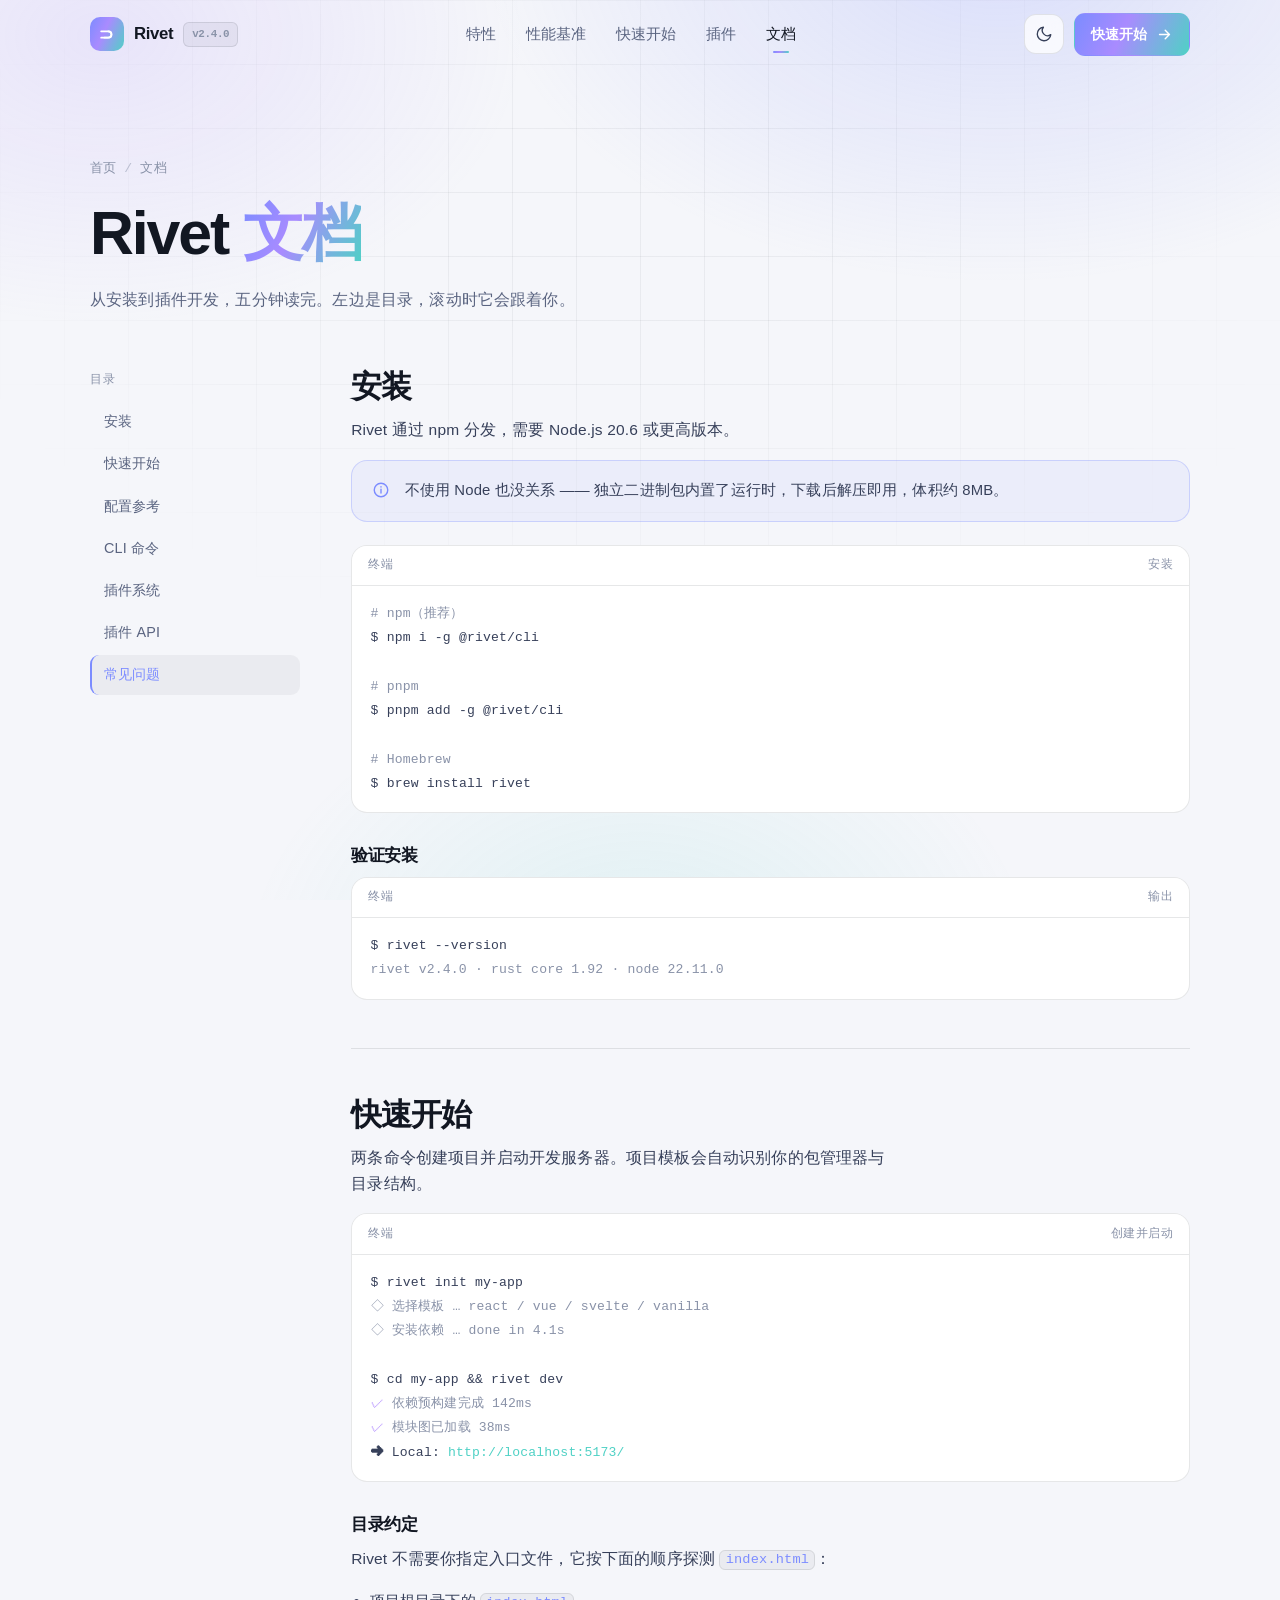
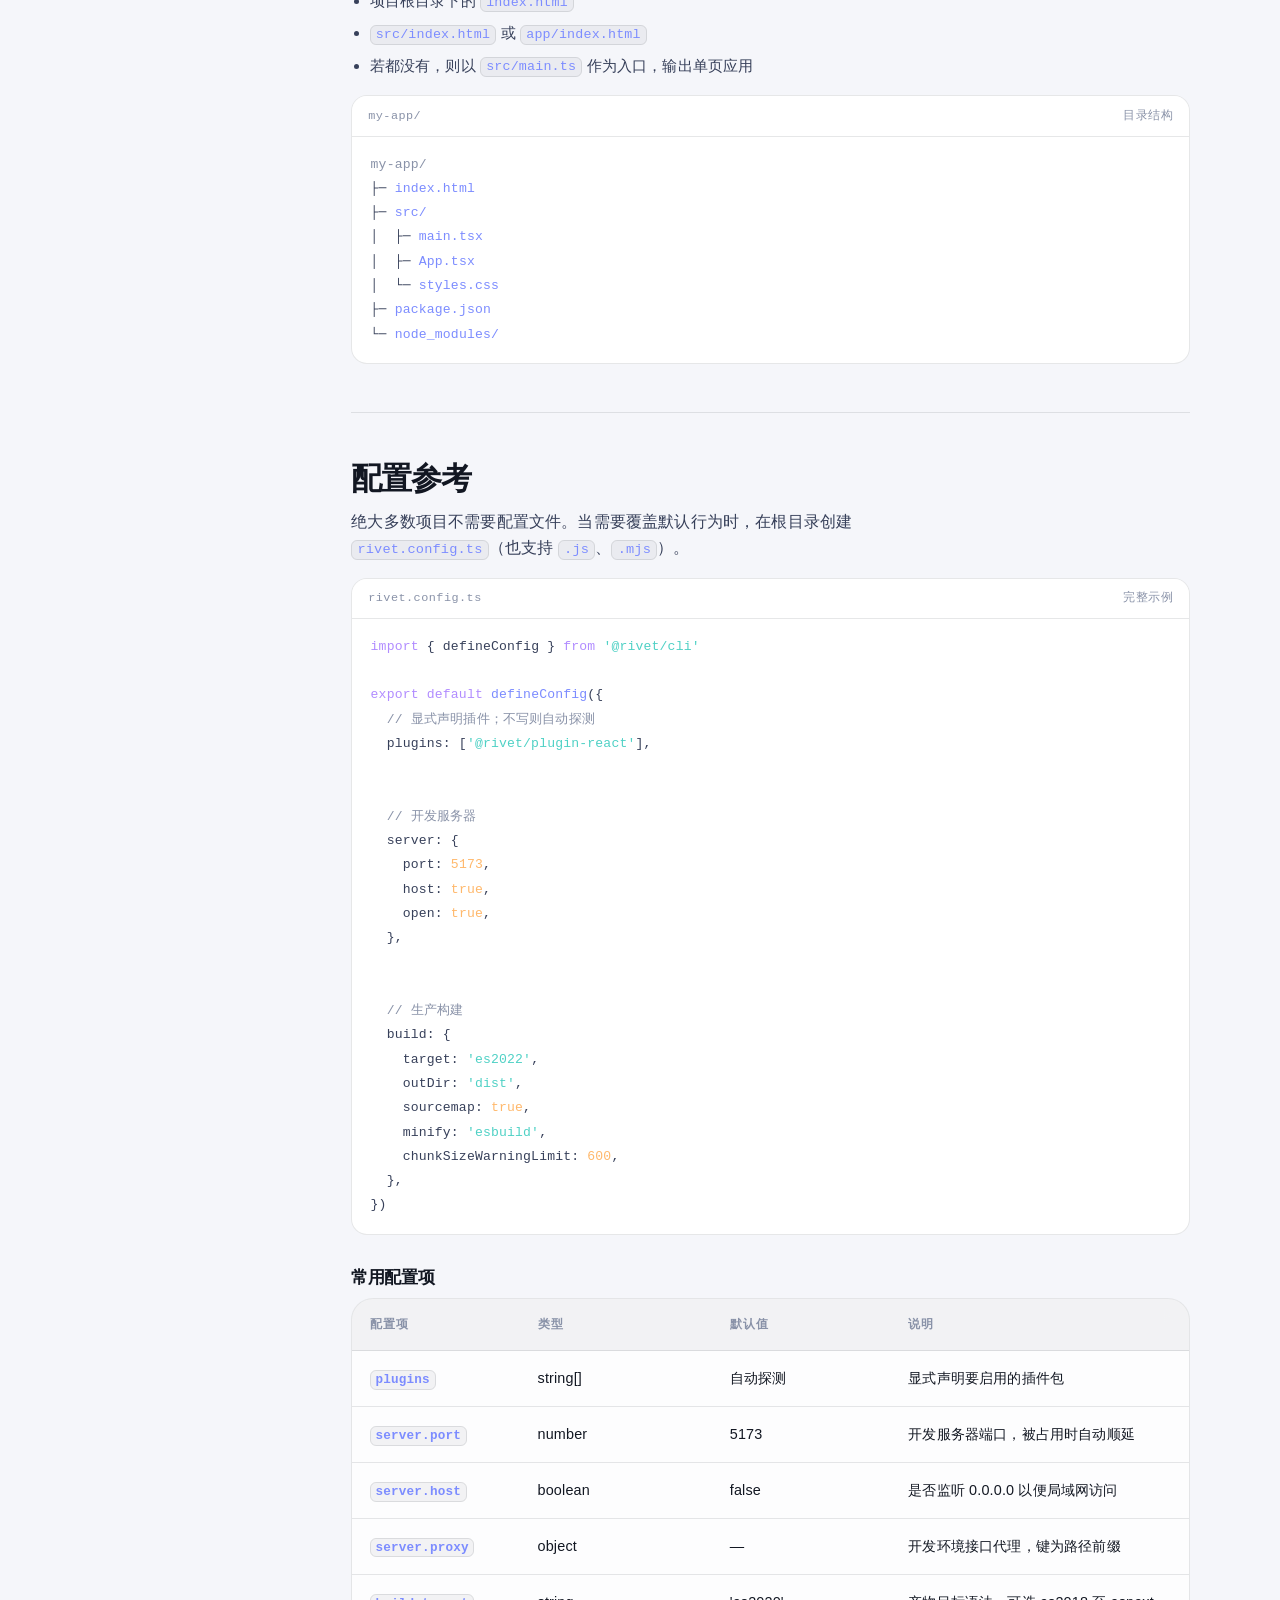
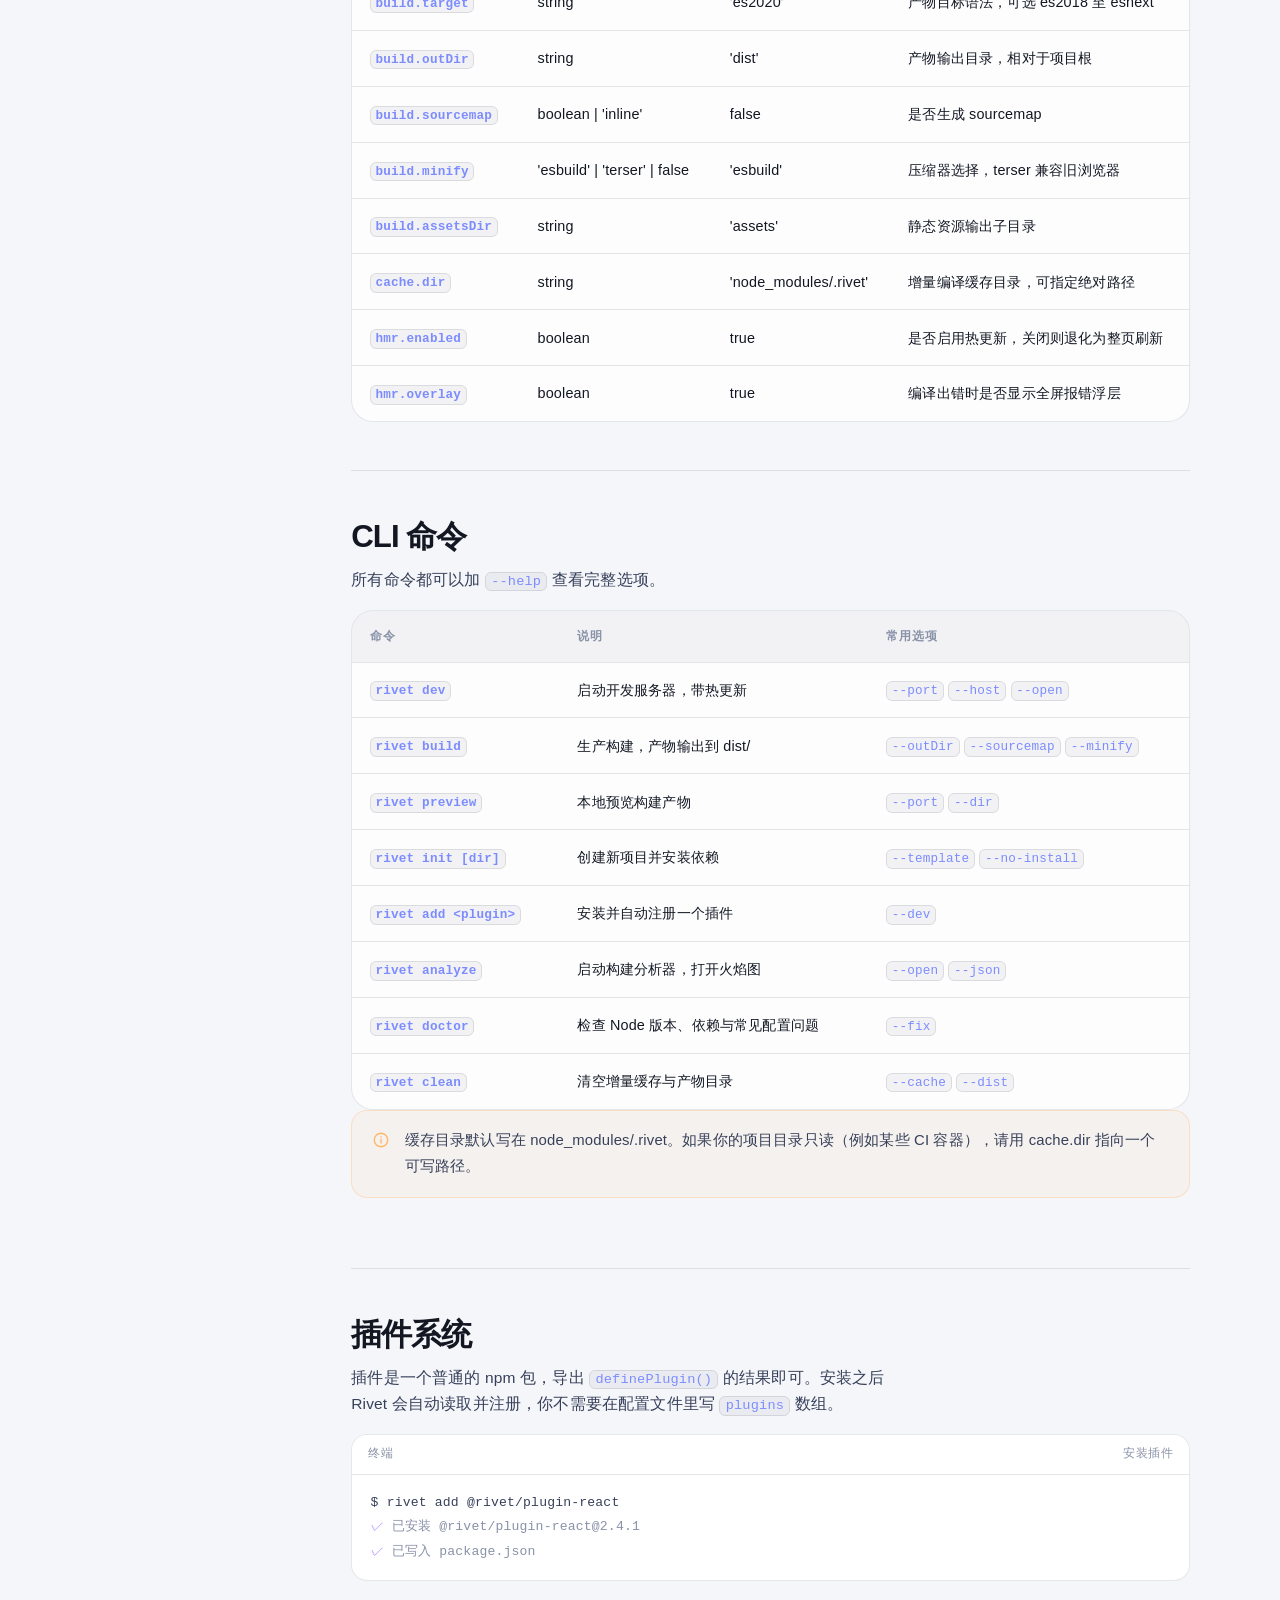
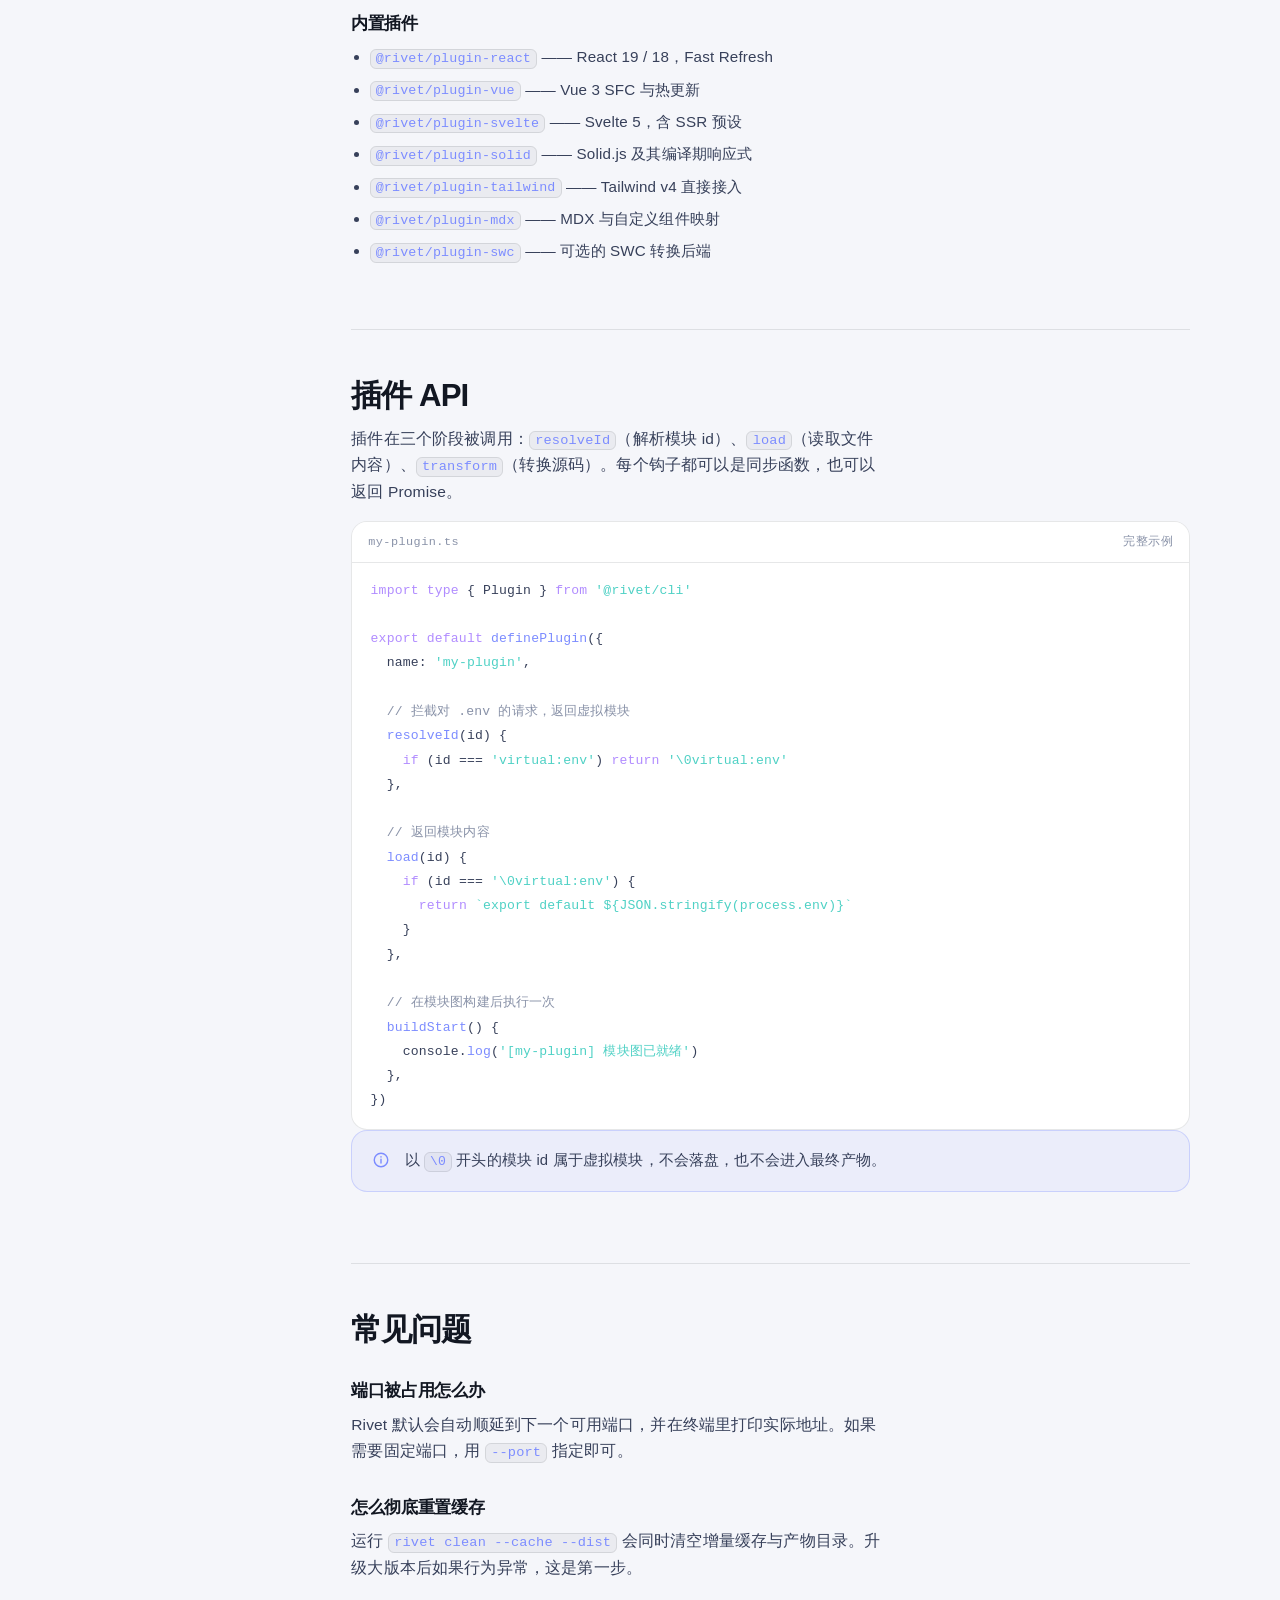
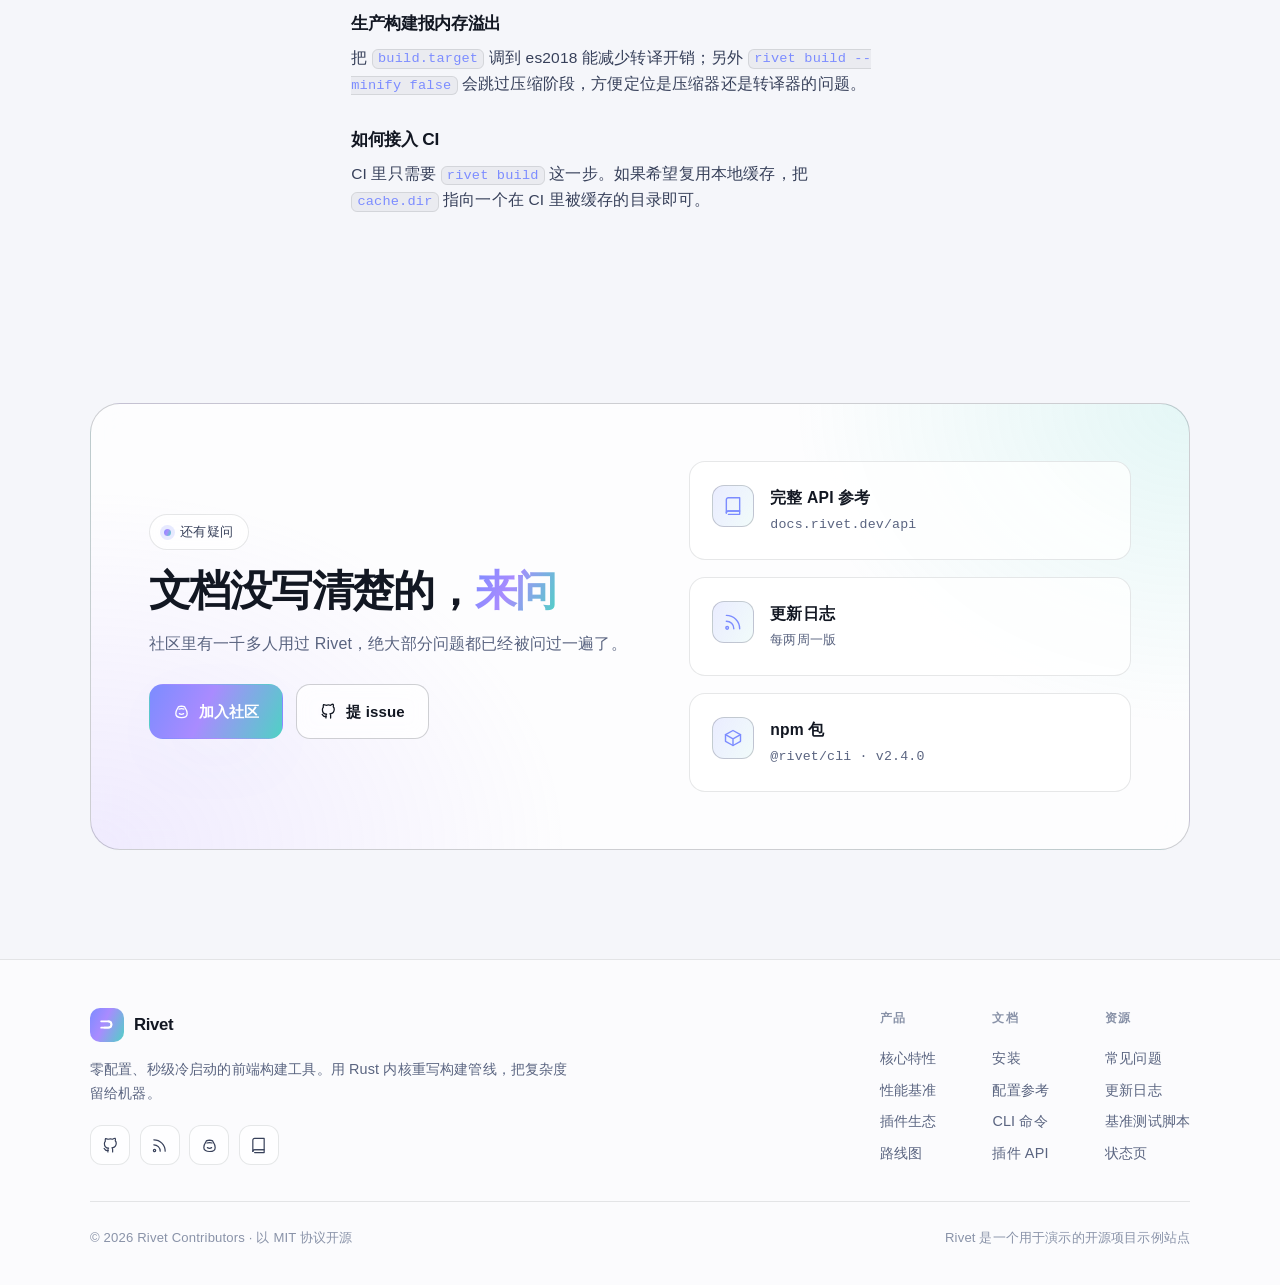
<file: docs.html>
<!DOCTYPE html>
<html lang="zh-CN" class="no-js">
<head>
<meta charset="UTF-8">
<meta name="viewport" content="width=device-width, initial-scale=1">
<title>文档 · Rivet</title>
<meta name="description" content="Rivet 官方文档 —— 安装、快速开始、配置参考、CLI 命令列表、插件系统与插件 API。">
<meta name="theme-color" content="#07080c">
<link rel="icon" href="assets/img/favicon.svg" type="image/svg+xml">
<link rel="stylesheet" href="assets/css/style.css">
<script>
  (function () {
    var d = document.documentElement;
    d.classList.remove('no-js');
    try {
      var q = /[?&]theme=(dark|light)/.exec(location.search);
      var t = q ? q[1] : localStorage.getItem('theme');
      if (!t) t = matchMedia('(prefers-color-scheme: light)').matches ? 'light' : 'dark';
      d.setAttribute('data-theme', t);
      if (q) localStorage.setItem('theme', t);
    } catch (e) { d.setAttribute('data-theme', 'dark'); }
  })();
</script>
</head>
<body data-page="docs">

<svg width="0" height="0" style="position:absolute" aria-hidden="true" focusable="false">
  <defs>
    <g id="i-sun"><circle cx="12" cy="12" r="4"/><path d="M12 2v2M12 20v2M4.9 4.9l1.4 1.4M17.7 17.7l1.4 1.4M2 12h2M20 12h2M4.9 19.1l1.4-1.4M17.7 6.3l1.4-1.4"/></g>
    <g id="i-moon"><path d="M21 12.8A9 9 0 1 1 11.2 3a7 7 0 0 0 9.8 9.8Z"/></g>
    <g id="i-menu"><path d="M4 7h16M4 12h16M4 17h16"/></g>
    <g id="i-close"><path d="M6 6l12 12M18 6L6 18"/></g>
    <g id="i-arrow-right"><path d="M5 12h14M13 6l6 6-6 6"/></g>
    <g id="i-arrow-up-right"><path d="M7 17 17 7M8 7h9v9"/></g>
    <g id="i-check"><path d="m5 13 4 4L19 7"/></g>
    <g id="i-copy"><rect x="9" y="9" width="12" height="12" rx="2"/><path d="M5 15H4a2 2 0 0 1-2-2V4a2 2 0 0 1 2-2h9a2 2 0 0 1 2 2v1"/></g>
    <g id="i-download"><path d="M12 3v12M7.5 11 12 15.5 16.5 11M4 20h16"/></g>
    <g id="i-terminal"><path d="m5 7 4 4-4 4M12 15h7"/></g>
    <g id="i-info"><circle cx="12" cy="12" r="9"/><path d="M12 11v5M12 7.6v.4"/></g>
    <g id="i-book"><path d="M4 4.5A2.5 2.5 0 0 1 6.5 2H20v16H6.5A2.5 2.5 0 0 0 4 20.5v-16Z"/><path d="M4 20.5A2.5 2.5 0 0 1 6.5 18H20v4H6.5"/></g>
    <g id="i-github"><path d="M9 19c-4.5 1.4-4.5-2.3-6-2.8m12 5v-3.6a3.1 3.1 0 0 0-.9-2.4c2.9-.3 6-1.4 6-6.4a5 5 0 0 0-1.4-3.5 4.6 4.6 0 0 0-.1-3.5s-1.1-.3-3.6 1.4a12.4 12.4 0 0 0-6.4 0C6 2.1 4.9 2.4 4.9 2.4a4.6 4.6 0 0 0-.1 3.5A5 5 0 0 0 3.4 9.4c0 5 3 6.1 5.9 6.4a3.1 3.1 0 0 0-.9 2.4V21"/></g>
    <g id="i-chevron-down"><path d="m6 9 6 6 6-6"/></g>
    <g id="i-rss"><path d="M4 11a9 9 0 0 1 9 9M4 4a16 16 0 0 1 16 16"/><circle cx="5" cy="19" r="1.6"/></g>
    <g id="i-discord"><path d="M8.5 8.5a13 13 0 0 1 7 0M9 15c1.8 1.2 4.2 1.2 6 0"/><path d="M7.5 5.5A15 15 0 0 1 12 4.5c1.6 0 3 .3 4.5 1l1 2.2a13 13 0 0 1 2.5 7.3c0 3.5-3.5 5.5-8 5.5s-8-2-8-5.5a13 13 0 0 1 2.5-7.3l1-2.2Z"/></g>
    <g id="i-puzzle"><path d="M9 4h6v2.5a2 2 0 1 0 4 0V4h1v6h-2.5a2 2 0 1 0 0 4H20v6h-6v-2.5a2 2 0 1 0-4 0V20H4v-6h2.5a2 2 0 1 0 0-4H4V4h5Z"/></g>
    <g id="i-package"><path d="M21 8v8l-9 5-9-5V8l9-5 9 5Z"/><path d="m3 8 9 5 9-5M12 13v8"/></g>
  </defs>
</svg>

<header class="site-header" id="siteHeader">
  <div class="container nav">
    <a class="brand" href="index.html" aria-label="Rivet 首页">
      <span class="brand-mark" aria-hidden="true">
        <svg viewBox="0 0 24 24" fill="none" stroke="currentColor" stroke-width="2.2" stroke-linecap="round" stroke-linejoin="round"><path d="M4 8h9a4 4 0 0 1 0 8H8"/><path d="M4 16h9a4 4 0 0 0 0-8"/></svg>
      </span>
      <span>Rivet</span>
      <span class="brand-ver">v2.4.0</span>
    </a>
    <nav aria-label="主导航">
      <ul class="nav-links" id="navLinks">
        <li><a class="nav-link" href="index.html#features">特性</a></li>
        <li><a class="nav-link" href="index.html#bench">性能基准</a></li>
        <li><a class="nav-link" href="index.html#quickstart">快速开始</a></li>
        <li><a class="nav-link" href="index.html#plugins">插件</a></li>
        <li><a class="nav-link" href="docs.html">文档</a></li>
      </ul>
    </nav>
    <div class="nav-actions">
      <button class="icon-btn theme-toggle" id="themeToggle" type="button" aria-label="切换深色 / 浅色主题">
        <svg class="icon-sun" viewBox="0 0 24 24" fill="none" stroke="currentColor" stroke-width="1.8" stroke-linecap="round" stroke-linejoin="round"><use href="#i-sun"/></svg>
        <svg class="icon-moon" viewBox="0 0 24 24" fill="none" stroke="currentColor" stroke-width="1.8" stroke-linecap="round" stroke-linejoin="round"><use href="#i-moon"/></svg>
      </button>
      <a class="btn btn-primary btn-sm nav-cta" href="docs.html#install">
        快速开始
        <svg viewBox="0 0 24 24" fill="none" stroke="currentColor" stroke-width="2" stroke-linecap="round" stroke-linejoin="round"><use href="#i-arrow-right"/></svg>
      </a>
      <button class="icon-btn nav-toggle" id="navToggle" type="button" aria-label="打开菜单" aria-expanded="false" aria-controls="navLinks">
        <svg viewBox="0 0 24 24" fill="none" stroke="currentColor" stroke-width="1.8" stroke-linecap="round" stroke-linejoin="round"><use href="#i-menu"/></svg>
      </button>
    </div>
  </div>
</header>

<main>

<section class="page-head">
  <div class="container">
    <div class="breadcrumb reveal">
      <a href="index.html">首页</a><span class="sep">/</span><span>文档</span>
    </div>
    <h1 class="reveal d1">Rivet <span class="grad-text">文档</span></h1>
    <p class="reveal d2">从安装到插件开发，五分钟读完。左边是目录，滚动时它会跟着你。</p>
  </div>
</section>

<section class="section" style="padding-top:0.5rem">
  <div class="container">
    <div class="doc-layout">

      <nav class="doc-nav reveal" id="docNav" aria-label="文档目录">
        <span class="doc-nav-title">目录</span>
        <a href="#install">安装</a>
        <a href="#quickstart">快速开始</a>
        <a href="#config">配置参考</a>
        <a href="#cli">CLI 命令</a>
        <a href="#plugins">插件系统</a>
        <a href="#plugin-api">插件 API</a>
        <a href="#faq">常见问题</a>
      </nav>

      <div class="doc-body">

        <section id="install">
          <h2>安装</h2>
          <p>Rivet 通过 npm 分发，需要 Node.js 20.6 或更高版本。</p>
          <div class="callout">
            <svg viewBox="0 0 24 24" fill="none" stroke="currentColor" stroke-width="1.9" stroke-linecap="round" stroke-linejoin="round"><use href="#i-info"/></svg>
            <span>不使用 Node 也没关系 —— 独立二进制包内置了运行时，下载后解压即用，体积约 8MB。</span>
          </div>
          <div class="code-block">
            <div class="code-head"><span>终端</span><span>安装</span></div>
            <div class="code-body">
              <span class="c"># npm（推荐）</span>
              <br><span class="p">$</span> npm i -g @rivet/cli
              <br><br>
              <span class="c"># pnpm</span>
              <br><span class="p">$</span> pnpm add -g @rivet/cli
              <br><br>
              <span class="c"># Homebrew</span>
              <br><span class="p">$</span> brew install rivet
            </div>
          </div>
          <h3>验证安装</h3>
          <div class="code-block">
            <div class="code-head"><span>终端</span><span>输出</span></div>
            <div class="code-body">
              <span class="p">$</span> rivet --version
              <br><span class="c">rivet v2.4.0 · rust core 1.92 · node 22.11.0</span>
            </div>
          </div>
        </section>

        <section id="quickstart">
          <h2>快速开始</h2>
          <p>两条命令创建项目并启动开发服务器。项目模板会自动识别你的包管理器与目录结构。</p>
          <div class="code-block">
            <div class="code-head"><span>终端</span><span>创建并启动</span></div>
            <div class="code-body">
              <span class="p">$</span> rivet init my-app
              <br><span class="c">◇ 选择模板 … react / vue / svelte / vanilla</span>
              <br><span class="c">◇ 安装依赖 … done in 4.1s</span>
              <br><br>
              <span class="p">$</span> cd my-app &amp;&amp; rivet dev
              <br><span class="k">✓</span> <span class="c">依赖预构建完成 142ms</span>
              <br><span class="k">✓</span> <span class="c">模块图已加载 38ms</span>
              <br><span class="a">➜</span> <span class="u">Local:</span> <span class="s">http://localhost:5173/</span>
            </div>
          </div>
          <h3>目录约定</h3>
          <p>Rivet 不需要你指定入口文件，它按下面的顺序探测 <code>index.html</code>：</p>
          <ul>
            <li>项目根目录下的 <code>index.html</code></li>
            <li><code>src/index.html</code> 或 <code>app/index.html</code></li>
            <li>若都没有，则以 <code>src/main.ts</code> 作为入口，输出单页应用</li>
          </ul>
          <div class="code-block">
            <div class="code-head"><span>my-app/</span><span>目录结构</span></div>
            <div class="code-body">
              <span class="c">my-app/</span>
              <br>├─ <span class="f">index.html</span>
              <br>├─ <span class="f">src/</span>
              <br>│&nbsp;&nbsp;├─ <span class="f">main.tsx</span>
              <br>│&nbsp;&nbsp;├─ <span class="f">App.tsx</span>
              <br>│&nbsp;&nbsp;└─ <span class="f">styles.css</span>
              <br>├─ <span class="f">package.json</span>
              <br>└─ <span class="f">node_modules/</span>
            </div>
          </div>
        </section>

        <section id="config">
          <h2>配置参考</h2>
          <p>绝大多数项目不需要配置文件。当需要覆盖默认行为时，在根目录创建 <code>rivet.config.ts</code>（也支持 <code>.js</code>、<code>.mjs</code>）。</p>
          <div class="code-block">
            <div class="code-head"><span>rivet.config.ts</span><span>完整示例</span></div>
            <div class="code-body">
              <span class="k">import</span> { defineConfig } <span class="k">from</span> <span class="s">'@rivet/cli'</span>
              <br><br>
              <span class="k">export default</span> <span class="f">defineConfig</span>({
              <br>&nbsp;&nbsp;<span class="c">// 显式声明插件；不写则自动探测</span>
              <br>&nbsp;&nbsp;plugins: [<span class="s">'@rivet/plugin-react'</span>],
              <br><br>
              <br>&nbsp;&nbsp;<span class="c">// 开发服务器</span>
              <br>&nbsp;&nbsp;server: {
              <br>&nbsp;&nbsp;&nbsp;&nbsp;port: <span class="n">5173</span>,
              <br>&nbsp;&nbsp;&nbsp;&nbsp;host: <span class="n">true</span>,
              <br>&nbsp;&nbsp;&nbsp;&nbsp;open: <span class="n">true</span>,
              <br>&nbsp;&nbsp;},
              <br><br>
              <br>&nbsp;&nbsp;<span class="c">// 生产构建</span>
              <br>&nbsp;&nbsp;build: {
              <br>&nbsp;&nbsp;&nbsp;&nbsp;target: <span class="s">'es2022'</span>,
              <br>&nbsp;&nbsp;&nbsp;&nbsp;outDir: <span class="s">'dist'</span>,
              <br>&nbsp;&nbsp;&nbsp;&nbsp;sourcemap: <span class="n">true</span>,
              <br>&nbsp;&nbsp;&nbsp;&nbsp;minify: <span class="s">'esbuild'</span>,
              <br>&nbsp;&nbsp;&nbsp;&nbsp;chunkSizeWarningLimit: <span class="n">600</span>,
              <br>&nbsp;&nbsp;},
              <br>})
            </div>
          </div>
          <h3>常用配置项</h3>
          <div class="table-scroll">
            <div class="table-wrap">
              <table class="bench api-table">
                <thead>
                  <tr><th>配置项</th><th>类型</th><th>默认值</th><th>说明</th></tr>
                </thead>
                <tbody>
                  <tr><td><code>plugins</code></td><td>string[]</td><td>自动探测</td><td>显式声明要启用的插件包</td></tr>
                  <tr><td><code>server.port</code></td><td>number</td><td>5173</td><td>开发服务器端口，被占用时自动顺延</td></tr>
                  <tr><td><code>server.host</code></td><td>boolean</td><td>false</td><td>是否监听 0.0.0.0 以便局域网访问</td></tr>
                  <tr><td><code>server.proxy</code></td><td>object</td><td>—</td><td>开发环境接口代理，键为路径前缀</td></tr>
                  <tr><td><code>build.target</code></td><td>string</td><td>'es2020'</td><td>产物目标语法，可选 es2018 至 esnext</td></tr>
                  <tr><td><code>build.outDir</code></td><td>string</td><td>'dist'</td><td>产物输出目录，相对于项目根</td></tr>
                  <tr><td><code>build.sourcemap</code></td><td>boolean | 'inline'</td><td>false</td><td>是否生成 sourcemap</td></tr>
                  <tr><td><code>build.minify</code></td><td>'esbuild' | 'terser' | false</td><td>'esbuild'</td><td>压缩器选择，terser 兼容旧浏览器</td></tr>
                  <tr><td><code>build.assetsDir</code></td><td>string</td><td>'assets'</td><td>静态资源输出子目录</td></tr>
                  <tr><td><code>cache.dir</code></td><td>string</td><td>'node_modules/.rivet'</td><td>增量编译缓存目录，可指定绝对路径</td></tr>
                  <tr><td><code>hmr.enabled</code></td><td>boolean</td><td>true</td><td>是否启用热更新，关闭则退化为整页刷新</td></tr>
                  <tr><td><code>hmr.overlay</code></td><td>boolean</td><td>true</td><td>编译出错时是否显示全屏报错浮层</td></tr>
                </tbody>
              </table>
            </div>
            <p class="scroll-hint" data-scroll-hint>
              <svg viewBox="0 0 24 24" fill="none" stroke="currentColor" stroke-width="2" stroke-linecap="round" stroke-linejoin="round" aria-hidden="true"><path d="M8 6l-4 4 4 4M16 6l4 4-4 4"/></svg>
              左右滑动查看完整表格
            </p>
          </div>
        </section>

        <section id="cli">
          <h2>CLI 命令</h2>
          <p>所有命令都可以加 <code>--help</code> 查看完整选项。</p>
          <div class="table-scroll">
            <div class="table-wrap">
              <table class="bench api-table">
                <thead>
                  <tr><th>命令</th><th>说明</th><th>常用选项</th></tr>
                </thead>
                <tbody>
                  <tr><td><code>rivet dev</code></td><td>启动开发服务器，带热更新</td><td><code>--port</code> <code>--host</code> <code>--open</code></td></tr>
                  <tr><td><code>rivet build</code></td><td>生产构建，产物输出到 dist/</td><td><code>--outDir</code> <code>--sourcemap</code> <code>--minify</code></td></tr>
                  <tr><td><code>rivet preview</code></td><td>本地预览构建产物</td><td><code>--port</code> <code>--dir</code></td></tr>
                  <tr><td><code>rivet init [dir]</code></td><td>创建新项目并安装依赖</td><td><code>--template</code> <code>--no-install</code></td></tr>
                  <tr><td><code>rivet add &lt;plugin&gt;</code></td><td>安装并自动注册一个插件</td><td><code>--dev</code></td></tr>
                  <tr><td><code>rivet analyze</code></td><td>启动构建分析器，打开火焰图</td><td><code>--open</code> <code>--json</code></td></tr>
                  <tr><td><code>rivet doctor</code></td><td>检查 Node 版本、依赖与常见配置问题</td><td><code>--fix</code></td></tr>
                  <tr><td><code>rivet clean</code></td><td>清空增量缓存与产物目录</td><td><code>--cache</code> <code>--dist</code></td></tr>
                </tbody>
              </table>
            </div>
            <p class="scroll-hint" data-scroll-hint>
              <svg viewBox="0 0 24 24" fill="none" stroke="currentColor" stroke-width="2" stroke-linecap="round" stroke-linejoin="round" aria-hidden="true"><path d="M8 6l-4 4 4 4M16 6l4 4-4 4"/></svg>
              左右滑动查看完整表格
            </p>
          </div>
          <div class="callout warn">
            <svg viewBox="0 0 24 24" fill="none" stroke="currentColor" stroke-width="1.9" stroke-linecap="round" stroke-linejoin="round"><use href="#i-info"/></svg>
            <span>缓存目录默认写在 node_modules/.rivet。如果你的项目目录只读（例如某些 CI 容器），请用 cache.dir 指向一个可写路径。</span>
          </div>
        </section>

        <section id="plugins">
          <h2>插件系统</h2>
          <p>插件是一个普通的 npm 包，导出 <code>definePlugin()</code> 的结果即可。安装之后 Rivet 会自动读取并注册，你不需要在配置文件里写 <code>plugins</code> 数组。</p>
          <div class="code-block">
            <div class="code-head"><span>终端</span><span>安装插件</span></div>
            <div class="code-body">
              <span class="p">$</span> rivet add @rivet/plugin-react
              <br><span class="k">✓</span> <span class="c">已安装 @rivet/plugin-react@2.4.1</span>
              <br><span class="k">✓</span> <span class="c">已写入 package.json</span>
            </div>
          </div>
          <h3>内置插件</h3>
          <ul>
            <li><code>@rivet/plugin-react</code> —— React 19 / 18，Fast Refresh</li>
            <li><code>@rivet/plugin-vue</code> —— Vue 3 SFC 与热更新</li>
            <li><code>@rivet/plugin-svelte</code> —— Svelte 5，含 SSR 预设</li>
            <li><code>@rivet/plugin-solid</code> —— Solid.js 及其编译期响应式</li>
            <li><code>@rivet/plugin-tailwind</code> —— Tailwind v4 直接接入</li>
            <li><code>@rivet/plugin-mdx</code> —— MDX 与自定义组件映射</li>
            <li><code>@rivet/plugin-swc</code> —— 可选的 SWC 转换后端</li>
          </ul>
        </section>

        <section id="plugin-api">
          <h2>插件 API</h2>
          <p>插件在三个阶段被调用：<code>resolveId</code>（解析模块 id）、<code>load</code>（读取文件内容）、<code>transform</code>（转换源码）。每个钩子都可以是同步函数，也可以返回 Promise。</p>
          <div class="code-block">
            <div class="code-head"><span>my-plugin.ts</span><span>完整示例</span></div>
            <div class="code-body">
              <span class="k">import type</span> { Plugin } <span class="k">from</span> <span class="s">'@rivet/cli'</span>
              <br><br>
              <span class="k">export default</span> <span class="f">definePlugin</span>({
              <br>&nbsp;&nbsp;name: <span class="s">'my-plugin'</span>,
              <br><br>
              &nbsp;&nbsp;<span class="c">// 拦截对 .env 的请求，返回虚拟模块</span>
              <br>&nbsp;&nbsp;<span class="f">resolveId</span>(id) {
              <br>&nbsp;&nbsp;&nbsp;&nbsp;<span class="k">if</span> (id === <span class="s">'virtual:env'</span>) <span class="k">return</span> <span class="s">'\0virtual:env'</span>
              <br>&nbsp;&nbsp;},
              <br><br>
              &nbsp;&nbsp;<span class="c">// 返回模块内容</span>
              <br>&nbsp;&nbsp;<span class="f">load</span>(id) {
              <br>&nbsp;&nbsp;&nbsp;&nbsp;<span class="k">if</span> (id === <span class="s">'\0virtual:env'</span>) {
              <br>&nbsp;&nbsp;&nbsp;&nbsp;&nbsp;&nbsp;<span class="k">return</span> <span class="s">`export default ${JSON.stringify(process.env)}`</span>
              <br>&nbsp;&nbsp;&nbsp;&nbsp;}
              <br>&nbsp;&nbsp;},
              <br><br>
              &nbsp;&nbsp;<span class="c">// 在模块图构建后执行一次</span>
              <br>&nbsp;&nbsp;<span class="f">buildStart</span>() {
              <br>&nbsp;&nbsp;&nbsp;&nbsp;console.<span class="f">log</span>(<span class="s">'[my-plugin] 模块图已就绪'</span>)
              <br>&nbsp;&nbsp;},
              <br>})
            </div>
          </div>
          <div class="callout">
            <svg viewBox="0 0 24 24" fill="none" stroke="currentColor" stroke-width="1.9" stroke-linecap="round" stroke-linejoin="round"><use href="#i-info"/></svg>
            <span>以 <code>\0</code> 开头的模块 id 属于虚拟模块，不会落盘，也不会进入最终产物。</span>
          </div>
        </section>

        <section id="faq">
          <h2>常见问题</h2>
          <h3>端口被占用怎么办</h3>
          <p>Rivet 默认会自动顺延到下一个可用端口，并在终端里打印实际地址。如果需要固定端口，用 <code>--port</code> 指定即可。</p>
          <h3>怎么彻底重置缓存</h3>
          <p>运行 <code>rivet clean --cache --dist</code> 会同时清空增量缓存与产物目录。升级大版本后如果行为异常，这是第一步。</p>
          <h3>生产构建报内存溢出</h3>
          <p>把 <code>build.target</code> 调到 es2018 能减少转译开销；另外 <code>rivet build --minify false</code> 会跳过压缩阶段，方便定位是压缩器还是转译器的问题。</p>
          <h3>如何接入 CI</h3>
          <p>CI 里只需要 <code>rivet build</code> 这一步。如果希望复用本地缓存，把 <code>cache.dir</code> 指向一个在 CI 里被缓存的目录即可。</p>
        </section>

      </div>
    </div>
  </div>
</section>

<section class="section" style="padding-top:1rem">
  <div class="container">
    <div class="cta-panel reveal">
      <div class="cta-grid">
        <div>
          <span class="eyebrow">还有疑问</span>
          <h2>文档没写清楚的，<span class="grad-text">来问</span></h2>
          <p>社区里有一千多人用过 Rivet，绝大部分问题都已经被问过一遍了。</p>
          <div class="cta-actions">
            <a class="btn btn-primary" href="#">
              <svg viewBox="0 0 24 24" fill="none" stroke="currentColor" stroke-width="1.8" stroke-linecap="round" stroke-linejoin="round"><use href="#i-discord"/></svg>
              加入社区
            </a>
            <a class="btn btn-ghost" href="#">
              <svg viewBox="0 0 24 24" fill="none" stroke="currentColor" stroke-width="1.8" stroke-linecap="round" stroke-linejoin="round"><use href="#i-github"/></svg>
              提 issue
            </a>
          </div>
        </div>
        <div>
          <div class="dl-grid" style="grid-template-columns:1fr">
            <div class="dl-card">
              <span class="os"><svg viewBox="0 0 24 24" fill="none" stroke="currentColor" stroke-width="1.7" stroke-linecap="round" stroke-linejoin="round"><use href="#i-book"/></svg></span>
              <div><b>完整 API 参考</b><span>docs.rivet.dev/api</span></div>
            </div>
            <div class="dl-card">
              <span class="os"><svg viewBox="0 0 24 24" fill="none" stroke="currentColor" stroke-width="1.7" stroke-linecap="round" stroke-linejoin="round"><use href="#i-rss"/></svg></span>
              <div><b>更新日志</b><span>每两周一版</span></div>
            </div>
            <div class="dl-card">
              <span class="os"><svg viewBox="0 0 24 24" fill="none" stroke="currentColor" stroke-width="1.7" stroke-linecap="round" stroke-linejoin="round"><use href="#i-package"/></svg></span>
              <div><b>npm 包</b><span>@rivet/cli · v2.4.0</span></div>
            </div>
          </div>
        </div>
      </div>
    </div>
  </div>
</section>

</main>

<footer class="site-footer">
  <div class="container">
    <div class="footer-top">
      <div>
        <a class="brand" href="index.html">
          <span class="brand-mark" aria-hidden="true">
            <svg viewBox="0 0 24 24" fill="none" stroke="currentColor" stroke-width="2.2" stroke-linecap="round" stroke-linejoin="round"><path d="M4 8h9a4 4 0 0 1 0 8H8"/><path d="M4 16h9a4 4 0 0 0 0-8"/></svg>
          </span>
          <span>Rivet</span>
        </a>
        <p class="muted" style="margin-top:0.9rem;max-width:30rem;font-size:0.9rem">
          零配置、秒级冷启动的前端构建工具。用 Rust 内核重写构建管线，把复杂度留给机器。
        </p>
        <div class="socials" style="margin-top:1.2rem">
          <a href="#" aria-label="GitHub"><svg viewBox="0 0 24 24" fill="none" stroke="currentColor" stroke-width="1.7" stroke-linecap="round" stroke-linejoin="round"><use href="#i-github"/></svg></a>
          <a href="#" aria-label="更新订阅"><svg viewBox="0 0 24 24" fill="none" stroke="currentColor" stroke-width="1.7" stroke-linecap="round" stroke-linejoin="round"><use href="#i-rss"/></svg></a>
          <a href="#" aria-label="社区"><svg viewBox="0 0 24 24" fill="none" stroke="currentColor" stroke-width="1.7" stroke-linecap="round" stroke-linejoin="round"><use href="#i-discord"/></svg></a>
          <a href="index.html" aria-label="首页"><svg viewBox="0 0 24 24" fill="none" stroke="currentColor" stroke-width="1.7" stroke-linecap="round" stroke-linejoin="round"><use href="#i-book"/></svg></a>
        </div>
      </div>

      <div class="footer-cols">
        <div class="footer-col">
          <b>产品</b>
          <a href="index.html#features">核心特性</a>
          <a href="index.html#bench">性能基准</a>
          <a href="index.html#plugins">插件生态</a>
          <a href="index.html#roadmap">路线图</a>
        </div>
        <div class="footer-col">
          <b>文档</b>
          <a href="docs.html#install">安装</a>
          <a href="docs.html#config">配置参考</a>
          <a href="docs.html#cli">CLI 命令</a>
          <a href="docs.html#plugin-api">插件 API</a>
        </div>
        <div class="footer-col">
          <b>资源</b>
          <a href="index.html#faq">常见问题</a>
          <a href="#">更新日志</a>
          <a href="#">基准测试脚本</a>
          <a href="#">状态页</a>
        </div>
      </div>
    </div>

    <div class="footer-bottom">
      <span>© 2026 Rivet Contributors · 以 MIT 协议开源</span>
      <span>Rivet 是一个用于演示的开源项目示例站点</span>
    </div>
  </div>
</footer>

<script src="assets/js/main.js" defer></script>
</body>
</html>
</file>
<file: assets/css/style.css>
/* ==========================================================================
   Rivet · 前端构建工具官网
   Design system — tokens / layout / components / motion
   ========================================================================== */

/* ---------- 1. Tokens ---------- */

:root {
  --bg: #07080c;
  --bg-elev: #0c0e15;
  --surface: rgba(255, 255, 255, 0.035);
  --surface-2: rgba(255, 255, 255, 0.07);
  --surface-solid: #12151f;
  --border: rgba(255, 255, 255, 0.09);
  --border-strong: rgba(255, 255, 255, 0.16);
  --text: #eef1f8;
  --text-soft: #c3cadd;
  --muted: #8d97ad;
  --faint: #626c82;

  --accent: #7c8cff;
  --accent-2: #b18cff;
  --accent-3: #4fd1c5;
  --warn: #ffb86b;
  --grad: linear-gradient(115deg, #7c8cff 0%, #a98bff 42%, #4fd1c5 100%);
  --grad-soft: linear-gradient(115deg, rgba(124, 140, 255, 0.16), rgba(79, 209, 197, 0.08));

  --shadow-sm: 0 2px 10px rgba(0, 0, 0, 0.28);
  --shadow-md: 0 18px 50px -22px rgba(0, 0, 0, 0.75);
  --shadow-glow: 0 20px 60px -24px rgba(124, 140, 255, 0.65);

  --r-sm: 10px;
  --r-md: 16px;
  --r-lg: 22px;
  --r-xl: 30px;

  --maxw: 1180px;
  --gutter: clamp(1.25rem, 4vw, 2.5rem);
  --nav-h: 70px;

  --font: "Inter", -apple-system, BlinkMacSystemFont, "Segoe UI Variable",
    "Segoe UI", "PingFang SC", "Hiragino Sans GB", "Microsoft YaHei UI",
    "Microsoft YaHei", sans-serif;
  --mono: "JetBrains Mono", "SFMono-Regular", Consolas, "Liberation Mono",
    ui-monospace, monospace;
}

[data-theme="light"] {
  --bg: #f5f6fa;
  --bg-elev: #ffffff;
  --surface: rgba(255, 255, 255, 0.75);
  --surface-2: rgba(15, 20, 35, 0.045);
  --surface-solid: #ffffff;
  --border: rgba(15, 20, 35, 0.1);
  --border-strong: rgba(15, 20, 35, 0.2);
  --text: #121722;
  --text-soft: #37405a;
  --muted: #5a6480;
  --faint: #8992a8;
  --shadow-sm: 0 2px 10px rgba(18, 24, 40, 0.06);
  --shadow-md: 0 18px 44px -26px rgba(18, 24, 40, 0.4);
  --shadow-glow: 0 20px 60px -26px rgba(124, 140, 255, 0.5);
}

/* ---------- 2. Reset & base ---------- */

*,
*::before,
*::after {
  box-sizing: border-box;
}

html {
  scroll-behavior: smooth;
  scroll-padding-top: calc(var(--nav-h) + 20px);
  -webkit-text-size-adjust: 100%;
  overflow-x: clip;
}

body {
  margin: 0;
  min-height: 100svh;
  background: var(--bg);
  color: var(--text);
  font-family: var(--font);
  font-size: 16px;
  line-height: 1.7;
  letter-spacing: 0.01em;
  -webkit-font-smoothing: antialiased;
  overflow-x: hidden;
  overflow-x: clip;
}

body::before {
  content: "";
  position: fixed;
  inset: 0;
  z-index: -2;
  background:
    radial-gradient(52rem 34rem at 78% -6%, rgba(124, 140, 255, 0.22), transparent 62%),
    radial-gradient(44rem 30rem at 8% 4%, rgba(169, 139, 255, 0.16), transparent 60%),
    radial-gradient(40rem 30rem at 50% 108%, rgba(79, 209, 197, 0.13), transparent 62%);
  pointer-events: none;
}

body::after {
  content: "";
  position: fixed;
  inset: 0;
  z-index: -1;
  background-image:
    linear-gradient(to right, rgba(255, 255, 255, 0.045) 1px, transparent 1px),
    linear-gradient(to bottom, rgba(255, 255, 255, 0.045) 1px, transparent 1px);
  background-size: 64px 64px;
  mask-image: radial-gradient(72% 60% at 50% 26%, #000 20%, transparent 78%);
  -webkit-mask-image: radial-gradient(72% 60% at 50% 26%, #000 20%, transparent 78%);
  pointer-events: none;
}

[data-theme="light"] body::after {
  background-image:
    linear-gradient(to right, rgba(15, 20, 35, 0.05) 1px, transparent 1px),
    linear-gradient(to bottom, rgba(15, 20, 35, 0.05) 1px, transparent 1px);
}

img,
svg {
  display: block;
  max-width: 100%;
}

img {
  height: auto;
}

a {
  color: inherit;
  text-decoration: none;
}

button {
  font: inherit;
  color: inherit;
  cursor: pointer;
  border: 0;
  background: none;
}

::selection {
  background: rgba(124, 140, 255, 0.32);
  color: #fff;
}

:focus-visible {
  outline: 2px solid var(--accent);
  outline-offset: 3px;
  border-radius: 6px;
}

/* ---------- 3. Typography helpers ---------- */

h1,
h2,
h3,
h4 {
  margin: 0;
  line-height: 1.18;
  letter-spacing: -0.02em;
  font-weight: 650;
}

h1 {
  font-size: clamp(2.3rem, 5.2vw, 3.8rem);
  letter-spacing: -0.035em;
}

h2 {
  font-size: clamp(1.8rem, 3.5vw, 2.6rem);
  letter-spacing: -0.03em;
}

h3 {
  font-size: clamp(1.1rem, 1.9vw, 1.35rem);
}

p {
  margin: 0;
}

.grad-text {
  background: var(--grad);
  -webkit-background-clip: text;
  background-clip: text;
  color: transparent;
}

.mono {
  font-family: var(--mono);
}

.muted {
  color: var(--muted);
}

.eyebrow {
  display: inline-flex;
  align-items: center;
  gap: 0.55rem;
  padding: 0.4rem 0.9rem;
  border: 1px solid var(--border);
  border-radius: 999px;
  background: var(--surface);
  color: var(--text-soft);
  font-size: 0.8rem;
  font-weight: 550;
  letter-spacing: 0.04em;
  backdrop-filter: blur(10px);
}

.eyebrow::before {
  content: "";
  width: 7px;
  height: 7px;
  border-radius: 50%;
  background: var(--grad);
  box-shadow: 0 0 0 4px rgba(124, 140, 255, 0.18);
}

.section {
  position: relative;
  padding: clamp(4rem, 8.5vw, 7rem) 0;
}

.container {
  width: 100%;
  max-width: var(--maxw);
  margin-inline: auto;
  padding-inline: var(--gutter);
}

.container-wide {
  max-width: 1320px;
}

.section-head {
  max-width: 660px;
  margin-bottom: clamp(2.2rem, 4vw, 3.2rem);
}

.section-head h2 {
  margin: 1rem 0 0.85rem;
}

.section-head p {
  color: var(--muted);
  font-size: 1.02rem;
}

.section-head.center {
  margin-inline: auto;
  text-align: center;
}

.section-head.center .eyebrow {
  justify-content: center;
}

.section-head.wide {
  max-width: 780px;
}

/* ---------- 4. Buttons & chips ---------- */

.btn {
  display: inline-flex;
  align-items: center;
  justify-content: center;
  gap: 0.55rem;
  padding: 0.85rem 1.45rem;
  border-radius: 14px;
  border: 1px solid transparent;
  font-size: 0.94rem;
  font-weight: 600;
  letter-spacing: 0.01em;
  white-space: nowrap;
  transition: transform 0.22s cubic-bezier(0.22, 1, 0.36, 1),
    box-shadow 0.22s ease, background 0.22s ease, border-color 0.22s ease,
    color 0.22s ease;
}

.btn svg {
  width: 17px;
  height: 17px;
  flex: none;
}

.btn-primary {
  background: var(--grad);
  color: #fff;
  box-shadow: var(--shadow-glow);
}

.btn-primary:hover {
  transform: translateY(-2px);
  box-shadow: 0 26px 70px -22px rgba(124, 140, 255, 0.85);
}

.btn-ghost {
  background: var(--surface);
  border-color: var(--border-strong);
  color: var(--text);
  backdrop-filter: blur(10px);
}

.btn-ghost:hover {
  transform: translateY(-2px);
  border-color: var(--accent);
  color: var(--accent);
}

.btn-sm {
  padding: 0.55rem 1rem;
  font-size: 0.86rem;
  border-radius: 11px;
}

.btn-block {
  width: 100%;
}

.chip {
  display: inline-flex;
  align-items: center;
  gap: 0.35rem;
  padding: 0.3rem 0.72rem;
  border-radius: 999px;
  border: 1px solid var(--border);
  background: var(--surface-2);
  color: var(--text-soft);
  font-size: 0.76rem;
  font-weight: 550;
  font-family: var(--mono);
  letter-spacing: 0.01em;
  white-space: nowrap;
}

.chip-accent {
  border-color: rgba(124, 140, 255, 0.42);
  background: rgba(124, 140, 255, 0.14);
  color: var(--accent);
}

.link-arrow {
  display: inline-flex;
  align-items: center;
  gap: 0.4rem;
  color: var(--accent);
  font-weight: 600;
  font-size: 0.92rem;
}

.link-arrow svg {
  width: 15px;
  height: 15px;
  transition: transform 0.22s ease;
}

.link-arrow:hover svg {
  transform: translateX(4px);
}

/* ---------- 5. Header / nav ---------- */

.site-header {
  position: fixed;
  inset: 0 0 auto 0;
  z-index: 60;
  height: var(--nav-h);
  display: flex;
  align-items: center;
  transition: background 0.3s ease, border-color 0.3s ease;
  border-bottom: 1px solid transparent;
}

.site-header.scrolled {
  background: color-mix(in srgb, var(--bg) 78%, transparent);
  backdrop-filter: blur(16px) saturate(160%);
  border-bottom-color: var(--border);
}

.nav {
  display: flex;
  align-items: center;
  justify-content: space-between;
  gap: 1.5rem;
  width: 100%;
}

.brand {
  display: inline-flex;
  align-items: center;
  gap: 0.62rem;
  font-weight: 700;
  letter-spacing: -0.02em;
  font-size: 1.05rem;
}

.brand-mark {
  display: grid;
  place-items: center;
  width: 34px;
  height: 34px;
  border-radius: 10px;
  background: var(--grad);
  color: #fff;
  box-shadow: var(--shadow-glow);
}

.brand-mark svg {
  width: 19px;
  height: 19px;
}

.brand-ver {
  padding: 0.15rem 0.5rem;
  border-radius: 6px;
  border: 1px solid var(--border);
  background: var(--surface-2);
  color: var(--faint);
  font-family: var(--mono);
  font-size: 0.68rem;
  font-weight: 600;
}

.nav-links {
  display: flex;
  align-items: center;
  gap: 0.15rem;
  list-style: none;
  margin: 0;
  padding: 0;
}

.nav-link {
  position: relative;
  display: block;
  padding: 0.5rem 0.85rem;
  border-radius: 10px;
  color: var(--muted);
  font-size: 0.92rem;
  font-weight: 550;
  transition: color 0.2s ease, background 0.2s ease;
}

.nav-link:hover {
  color: var(--text);
  background: var(--surface-2);
}

.nav-link.active {
  color: var(--text);
}

.nav-link.active::after {
  content: "";
  position: absolute;
  left: 50%;
  bottom: 2px;
  width: 16px;
  height: 2px;
  border-radius: 2px;
  transform: translateX(-50%);
  background: var(--grad);
}

.nav-actions {
  display: flex;
  align-items: center;
  gap: 0.6rem;
}

.icon-btn {
  display: grid;
  place-items: center;
  width: 40px;
  height: 40px;
  border-radius: 12px;
  border: 1px solid var(--border);
  background: var(--surface);
  color: var(--text-soft);
  transition: color 0.2s ease, border-color 0.2s ease, transform 0.2s ease;
  backdrop-filter: blur(10px);
}

.icon-btn:hover {
  color: var(--accent);
  border-color: var(--accent);
  transform: translateY(-1px);
}

.icon-btn svg {
  width: 18px;
  height: 18px;
}

.theme-toggle .icon-moon {
  display: none;
}

[data-theme="light"] .theme-toggle .icon-sun {
  display: none;
}

[data-theme="light"] .theme-toggle .icon-moon {
  display: block;
}

.nav-toggle {
  display: none;
}

/* ---------- 6. Hero ---------- */

.hero {
  position: relative;
  padding-top: calc(var(--nav-h) + clamp(2.5rem, 6vw, 4.5rem));
  padding-bottom: clamp(2.5rem, 5vw, 4rem);
}

.hero-grid {
  display: grid;
  grid-template-columns: 1.02fr 0.98fr;
  gap: clamp(2.5rem, 5vw, 4rem);
  align-items: center;
}

.hero-title {
  margin: 1.3rem 0 1.15rem;
}

.hero-title .line {
  display: block;
}

.hero-sub {
  max-width: 32rem;
  color: var(--muted);
  font-size: clamp(1rem, 1.6vw, 1.08rem);
}

.hero-cta {
  display: flex;
  flex-wrap: wrap;
  gap: 0.85rem;
  margin-top: 1.9rem;
}

.hero-meta {
  display: flex;
  flex-wrap: wrap;
  align-items: center;
  gap: 0.6rem 1.4rem;
  margin-top: 1.5rem;
  color: var(--faint);
  font-size: 0.84rem;
}

.hero-meta span {
  display: inline-flex;
  align-items: center;
  gap: 0.4rem;
}

.hero-meta svg {
  width: 14px;
  height: 14px;
  color: var(--accent-3);
}

.hero-stats {
  display: flex;
  flex-wrap: wrap;
  gap: clamp(1.5rem, 4vw, 3rem);
  margin-top: 2.6rem;
  padding-top: 1.9rem;
  border-top: 1px solid var(--border);
}

.stat-num {
  font-size: clamp(1.5rem, 2.8vw, 2rem);
  font-weight: 700;
  letter-spacing: -0.03em;
  line-height: 1.15;
}

.stat-label {
  color: var(--muted);
  font-size: 0.82rem;
}

.hero-visual {
  position: relative;
  display: grid;
  place-items: center;
  min-height: 380px;
  transition: transform 0.4s cubic-bezier(0.22, 1, 0.36, 1);
}

.hero-visual.reveal.in {
  transform: translate3d(var(--mx, 0px), var(--my, 0px), 0);
}

/* ---------- 7. Terminal & code ---------- */

.terminal {
  position: relative;
  width: 100%;
  max-width: 520px;
  border-radius: var(--r-lg);
  border: 1px solid var(--border-strong);
  background: linear-gradient(180deg, rgba(18, 21, 31, 0.96), rgba(10, 12, 18, 0.96));
  box-shadow: var(--shadow-md);
  overflow: hidden;
  backdrop-filter: blur(14px);
}

.terminal::before {
  content: "";
  position: absolute;
  inset: 0;
  padding: 1px;
  border-radius: inherit;
  background: linear-gradient(150deg, rgba(124, 140, 255, 0.55), transparent 45%, rgba(79, 209, 197, 0.35));
  -webkit-mask: linear-gradient(#000 0 0) content-box, linear-gradient(#000 0 0);
  -webkit-mask-composite: xor;
  mask-composite: exclude;
  pointer-events: none;
}

.terminal-bar {
  display: flex;
  align-items: center;
  gap: 0.5rem;
  padding: 0.7rem 1rem;
  border-bottom: 1px solid var(--border);
  background: rgba(255, 255, 255, 0.025);
}

.terminal-dots {
  display: flex;
  gap: 6px;
}

.terminal-dots i {
  width: 10px;
  height: 10px;
  border-radius: 50%;
  background: rgba(255, 255, 255, 0.16);
}

.terminal-dots i:first-child {
  background: #ff6b6b;
}

.terminal-dots i:nth-child(2) {
  background: #ffb86b;
}

.terminal-dots i:nth-child(3) {
  background: #4fd1c5;
}

.terminal-title {
  margin-left: 0.35rem;
  color: #7c8598;
  font-family: var(--mono);
  font-size: 0.75rem;
}

.terminal-body {
  padding: 1.15rem 1.2rem 1.35rem;
  font-family: var(--mono);
  font-size: 0.82rem;
  line-height: 1.85;
  overflow-x: auto;
  color: #c3cadd;
}

.term-line {
  display: flex;
  gap: 0.6rem;
  white-space: pre;
}

.term-line .prompt {
  color: var(--accent-3);
  flex: none;
}

.term-line.dim {
  color: #7c8598;
}

.term-line.ok {
  color: #c3cadd;
}

.term-line .k {
  color: #4fd1c5;
}

.term-line .w {
  color: #ffb86b;
}

.term-line .a {
  color: #7c8cff;
}

.term-line .u {
  color: #eef1f8;
}

.term-line .b {
  color: #b18cff;
}

.cursor {
  display: inline-block;
  width: 7px;
  height: 1em;
  vertical-align: -2px;
  background: var(--accent-3);
  animation: blink 1.15s step-end infinite;
}

@keyframes blink {
  50% {
    opacity: 0;
  }
}

.install {
  display: flex;
  align-items: center;
  gap: 0.75rem;
  margin-top: 1.5rem;
  padding: 0.55rem 0.55rem 0.55rem 1.1rem;
  max-width: 520px;
  border-radius: 14px;
  border: 1px solid var(--border-strong);
  background: var(--surface);
  backdrop-filter: blur(10px);
}

.install code {
  flex: 1;
  font-family: var(--mono);
  font-size: 0.86rem;
  color: var(--text-soft);
  overflow-x: auto;
  white-space: nowrap;
}

.install code .p {
  color: var(--accent-3);
}

.copy-btn {
  flex: none;
  display: inline-flex;
  align-items: center;
  gap: 0.35rem;
  padding: 0.42rem 0.75rem;
  border-radius: 9px;
  border: 1px solid var(--border);
  background: var(--surface-2);
  color: var(--muted);
  font-size: 0.78rem;
  font-weight: 600;
  transition: color 0.2s ease, border-color 0.2s ease;
}

.copy-btn:hover {
  color: var(--accent);
  border-color: var(--accent);
}

.copy-btn svg {
  width: 14px;
  height: 14px;
}

.copy-btn.done {
  color: var(--accent-3);
  border-color: var(--accent-3);
}

.code-block {
  border-radius: var(--r-md);
  border: 1px solid var(--border);
  background: var(--bg-elev);
  overflow: hidden;
}

.code-head {
  display: flex;
  align-items: center;
  justify-content: space-between;
  gap: 1rem;
  padding: 0.6rem 1rem;
  border-bottom: 1px solid var(--border);
  background: var(--surface);
  color: var(--faint);
  font-family: var(--mono);
  font-size: 0.74rem;
  letter-spacing: 0.04em;
}

.code-body {
  padding: 1rem 1.15rem;
  font-family: var(--mono);
  font-size: 0.82rem;
  line-height: 1.85;
  overflow-x: auto;
  color: var(--text-soft);
}

.code-body .c {
  color: var(--faint);
}

.code-body .k {
  color: var(--accent-2);
}

.code-body .s {
  color: var(--accent-3);
}

.code-body .n {
  color: var(--warn);
}

.code-body .f {
  color: var(--accent);
}

/* ---------- 8. Logo wall ---------- */

.wall {
  padding: 2rem 0;
  border-block: 1px solid var(--border);
  background: var(--grad-soft);
}

.wall-label {
  text-align: center;
  color: var(--faint);
  font-size: 0.78rem;
  letter-spacing: 0.14em;
  text-transform: uppercase;
  margin-bottom: 1.3rem;
}

.wall-row {
  display: flex;
  flex-wrap: wrap;
  align-items: center;
  justify-content: center;
  gap: 1rem 2.6rem;
}

.wall-row span {
  font-size: 1.05rem;
  font-weight: 700;
  letter-spacing: -0.02em;
 color: var(--text-soft);
  opacity: 0.6;
  transition: opacity 0.25s ease, color 0.25s ease;
}

.wall-row span:hover {
  opacity: 1;
  color: var(--text);
}

/* ---------- 9. Feature cards ---------- */

.grid-3 {
  display: grid;
  grid-template-columns: repeat(3, 1fr);
  gap: 1.25rem;
}

.grid-2 {
  display: grid;
  grid-template-columns: repeat(2, 1fr);
  gap: 1.25rem;
}

.feature {
  display: flex;
  flex-direction: column;
  border-radius: var(--r-lg);
  border: 1px solid var(--border);
  background: var(--surface);
  backdrop-filter: blur(12px);
  overflow: hidden;
  transition: transform 0.32s cubic-bezier(0.22, 1, 0.36, 1),
    border-color 0.3s ease, background 0.3s ease, box-shadow 0.3s ease;
}

.feature:hover {
  transform: translateY(-6px);
  border-color: var(--border-strong);
  background: var(--surface-2);
  box-shadow: var(--shadow-md);
}

.feature-art {
  aspect-ratio: 16 / 10;
  overflow: hidden;
  background: var(--bg-elev);
  border-bottom: 1px solid var(--border);
}

.feature-art img {
  width: 100%;
  height: 100%;
  object-fit: cover;
  transition: transform 0.6s cubic-bezier(0.22, 1, 0.36, 1);
}

.feature:hover .feature-art img {
  transform: scale(1.05);
}

.feature-body {
  padding: 1.5rem 1.55rem 1.65rem;
  display: flex;
  flex-direction: column;
  flex: 1;
}

.feature-icon {
  display: grid;
  place-items: center;
  width: 44px;
  height: 44px;
  margin-bottom: 1.1rem;
  border-radius: 13px;
  background: var(--grad-soft);
  border: 1px solid var(--border-strong);
  color: var(--accent);
}

.feature-icon svg {
  width: 21px;
  height: 21px;
}

.feature h3 {
  margin-bottom: 0.55rem;
}

.feature p {
  color: var(--muted);
  font-size: 0.93rem;
}

.feature .kicker {
  margin-top: auto;
  padding-top: 1.1rem;
  font-family: var(--mono);
  font-size: 0.76rem;
  color: var(--faint);
}

.feature-list {
  display: flex;
  flex-wrap: wrap;
  gap: 0.45rem;
  margin-top: 1rem;
}

.feature-list .chip {
  font-size: 0.72rem;
  padding: 0.26rem 0.62rem;
}

/* ---------- 10. Feature split (detail rows) ---------- */

.split {
  display: grid;
  grid-template-columns: 0.95fr 1.05fr;
  gap: clamp(2rem, 5vw, 4rem);
  align-items: center;
  padding: clamp(2rem, 4vw, 3.4rem) 0;
}

.split + .split {
  border-top: 1px solid var(--border);
}

.split.flip .split-art {
  order: 2;
}

.split-art {
  border-radius: var(--r-lg);
  overflow: hidden;
  border: 1px solid var(--border);
  background: var(--bg-elev);
  box-shadow: var(--shadow-md);
}

.split-art img {
  width: 100%;
  aspect-ratio: 16 / 10;
  object-fit: cover;
}

.split h3 {
  font-size: clamp(1.25rem, 2.2vw, 1.6rem);
  margin-bottom: 0.8rem;
}

.split p {
  color: var(--muted);
  font-size: 0.97rem;
  margin-bottom: 1.3rem;
}

.check-list {
  display: grid;
  gap: 0.7rem;
  margin: 0;
  padding: 0;
  list-style: none;
}

.check-list li {
  display: flex;
  gap: 0.7rem;
  color: var(--text-soft);
  font-size: 0.93rem;
}

.check-list .tick {
  flex: none;
  display: grid;
  place-items: center;
  width: 20px;
  height: 20px;
  margin-top: 3px;
  border-radius: 6px;
  background: var(--grad-soft);
  border: 1px solid var(--border-strong);
  color: var(--accent);
}

.check-list .tick svg {
  width: 11px;
  height: 11px;
}

/* ---------- 11. Benchmark table ---------- */

.table-scroll {
  position: relative;
  min-width: 0;
}

.table-scroll::after {
  content: "";
  position: absolute;
  top: 1px;
  right: 1px;
  bottom: 1px;
  width: 54px;
  border-radius: 0 var(--r-lg) var(--r-lg) 0;
  background: linear-gradient(to right, transparent, var(--surface-solid));
  opacity: 0;
  transition: opacity 0.25s ease;
  pointer-events: none;
}

.table-scroll.scrollable::after {
  opacity: 0.92;
}

.table-scroll.scrollable.at-end::after {
  opacity: 0;
}

.scroll-hint {
  display: none;
}

.table-wrap {
  border-radius: var(--r-lg);
  border: 1px solid var(--border);
  background: var(--surface);
  backdrop-filter: blur(12px);
  overflow-x: auto;
  min-width: 0;
}

table.bench {
  width: 100%;
  min-width: 640px;
  border-collapse: collapse;
  font-size: 0.9rem;
}

table.bench th,
table.bench td {
  padding: 0.95rem 1.1rem;
  text-align: left;
  border-bottom: 1px solid var(--border);
  white-space: nowrap;
}

table.bench thead th {
  color: var(--faint);
  font-size: 0.76rem;
  font-weight: 600;
  letter-spacing: 0.08em;
  text-transform: uppercase;
  background: var(--surface-2);
}

table.bench tbody tr:last-child td {
  border-bottom: 0;
}

table.bench tbody tr:hover td {
  background: var(--surface-2);
}

table.bench td:first-child {
  color: var(--text-soft);
  font-weight: 550;
}

table.bench .win {
  color: var(--accent-3);
  font-weight: 700;
  font-family: var(--mono);
}

table.bench .col-hero {
  background: rgba(124, 140, 255, 0.07);
}

table.bench thead .col-hero {
  color: var(--accent);
  background: rgba(124, 140, 255, 0.12);
}

.bench-note {
  margin-top: 1rem;
  color: var(--faint);
  font-size: 0.8rem;
}

/* ---------- 12. Steps ---------- */

.steps {
  display: grid;
  grid-template-columns: repeat(3, 1fr);
  gap: 1.25rem;
  counter-reset: step;
}

.step {
  position: relative;
  padding: 1.9rem 1.6rem;
  border-radius: var(--r-lg);
  border: 1px solid var(--border);
  background: var(--surface);
  counter-increment: step;
  transition: transform 0.3s cubic-bezier(0.22, 1, 0.36, 1), border-color 0.3s ease;
}

.step:hover {
  transform: translateY(-5px);
  border-color: var(--border-strong);
}

.step::before {
  content: "0" counter(step);
  display: block;
  font-family: var(--mono);
  font-size: 0.8rem;
  letter-spacing: 0.08em;
  color: var(--accent);
  margin-bottom: 0.9rem;
}

.step h3 {
  margin-bottom: 0.5rem;
  font-size: 1.05rem;
}

.step p {
  color: var(--muted);
  font-size: 0.92rem;
}

/* ---------- 13. Roadmap timeline ---------- */

.timeline {
  position: relative;
  padding-left: 2rem;
}

.timeline::before {
  content: "";
  position: absolute;
  left: 5px;
  top: 6px;
  bottom: 6px;
  width: 2px;
  border-radius: 2px;
  background: linear-gradient(to bottom, var(--accent), var(--accent-3), transparent);
  opacity: 0.5;
}

.tl-item {
  position: relative;
  padding-bottom: 2.4rem;
}

.tl-item:last-child {
  padding-bottom: 0;
}

.tl-item::before {
  content: "";
  position: absolute;
  left: -2rem;
  top: 7px;
  width: 12px;
  height: 12px;
  border-radius: 50%;
  background: var(--bg);
  border: 2px solid var(--accent);
  box-shadow: 0 0 0 4px color-mix(in srgb, var(--accent) 18%, transparent);
}

.tl-item.done::before {
  border-color: var(--accent-3);
  box-shadow: 0 0 0 4px color-mix(in srgb, var(--accent-3) 18%, transparent);
}

.tl-date {
  font-family: var(--mono);
  font-size: 0.78rem;
  letter-spacing: 0.06em;
  color: var(--faint);
}

.tl-item h3 {
  margin: 0.4rem 0 0.3rem;
  display: flex;
  align-items: center;
  gap: 0.7rem;
  flex-wrap: wrap;
}

.tl-item h3 .chip {
  font-size: 0.7rem;
  padding: 0.2rem 0.6rem;
}

.tl-item p {
  color: var(--muted);
  font-size: 0.93rem;
  max-width: 46rem;
}

/* ---------- 14. FAQ ---------- */

.faq {
  display: grid;
  gap: 0.8rem;
  max-width: 840px;
  margin-inline: auto;
}

.faq-item {
  border-radius: var(--r-md);
  border: 1px solid var(--border);
  background: var(--surface);
  backdrop-filter: blur(12px);
  overflow: hidden;
  transition: border-color 0.25s ease, background 0.25s ease;
}

.faq-item.open {
  border-color: var(--border-strong);
  background: var(--surface-2);
}

.faq-q {
  display: flex;
  align-items: center;
  justify-content: space-between;
  gap: 1rem;
  width: 100%;
  padding: 1.15rem 1.35rem;
  text-align: left;
  font-size: 1rem;
  font-weight: 600;
  color: var(--text);
}

.faq-q .caret {
  flex: none;
  display: grid;
  place-items: center;
  width: 26px;
  height: 26px;
  border-radius: 8px;
  border: 1px solid var(--border);
  background: var(--surface-2);
  color: var(--muted);
  transition: transform 0.3s cubic-bezier(0.22, 1, 0.36, 1), color 0.25s ease;
}

.faq-q .caret svg {
  width: 13px;
  height: 13px;
}

.faq-item.open .caret {
  transform: rotate(180deg);
  color: var(--accent);
}

.faq-a {
  display: grid;
  grid-template-rows: 0fr;
  transition: grid-template-rows 0.35s cubic-bezier(0.22, 1, 0.36, 1);
}

.faq-item.open .faq-a {
  grid-template-rows: 1fr;
}

.faq-a > div {
  overflow: hidden;
}

.faq-a p {
  padding: 0 1.35rem 1.3rem;
  color: var(--muted);
  font-size: 0.94rem;
}

.faq-a code {
  font-family: var(--mono);
  font-size: 0.86em;
  color: var(--accent);
  background: var(--surface-2);
  border: 1px solid var(--border);
  border-radius: 6px;
  padding: 0.08em 0.38em;
}

/* ---------- 15. CTA / subscribe ---------- */

.cta-panel {
  position: relative;
  padding: clamp(2.2rem, 5vw, 3.6rem);
  border-radius: var(--r-xl);
  border: 1px solid var(--border-strong);
  background:
    radial-gradient(60% 120% at 100% 0%, rgba(79, 209, 197, 0.14), transparent 60%),
    radial-gradient(70% 130% at 0% 100%, rgba(169, 139, 255, 0.16), transparent 62%),
    var(--surface);
  backdrop-filter: blur(16px);
  overflow: hidden;
}

.cta-grid {
  display: grid;
  grid-template-columns: 1.05fr 0.95fr;
  gap: clamp(2rem, 4vw, 3.5rem);
  align-items: center;
}

.cta-panel h2 {
  margin: 1rem 0 0.9rem;
}

.cta-panel p {
  color: var(--muted);
  font-size: 1rem;
}

.cta-actions {
  display: flex;
  flex-wrap: wrap;
  gap: 0.8rem;
  margin-top: 1.7rem;
}

.subscribe {
  display: flex;
  gap: 0.6rem;
  flex-wrap: wrap;
}

.subscribe input {
  flex: 1 1 200px;
  padding: 0.85rem 1rem;
  border-radius: 13px;
  border: 1px solid var(--border-strong);
  background: var(--surface-2);
  color: var(--text);
  font: inherit;
  font-size: 0.93rem;
  transition: border-color 0.22s ease, box-shadow 0.22s ease;
}

.subscribe input:focus {
  outline: none;
  border-color: var(--accent);
  box-shadow: 0 0 0 4px rgba(124, 140, 255, 0.16);
}

.subscribe input.invalid {
  border-color: #ff8080;
}

.subscribe-note {
  margin-top: 0.8rem;
  font-size: 0.8rem;
  color: var(--faint);
}

.subscribe-note.ok {
  color: var(--accent-3);
}

/* ---------- 16. Download cards ---------- */

.dl-grid {
  display: grid;
  grid-template-columns: repeat(3, 1fr);
  gap: 1.1rem;
}

.dl-card {
  display: flex;
  gap: 1rem;
  align-items: flex-start;
  padding: 1.4rem;
  border-radius: var(--r-md);
  border: 1px solid var(--border);
  background: var(--surface);
  transition: border-color 0.25s ease, transform 0.25s ease;
}

.dl-card:hover {
  border-color: var(--border-strong);
  transform: translateY(-3px);
}

.dl-card .os {
  flex: none;
  display: grid;
  place-items: center;
  width: 42px;
  height: 42px;
  border-radius: 12px;
  background: var(--grad-soft);
  border: 1px solid var(--border-strong);
  color: var(--accent);
}

.dl-card .os svg {
  width: 20px;
  height: 20px;
}

.dl-card b {
  display: block;
  font-size: 0.98rem;
  margin-bottom: 0.15rem;
}

.dl-card span {
  display: block;
  color: var(--muted);
  font-size: 0.83rem;
  font-family: var(--mono);
}

/* ---------- 17. Docs layout ---------- */

.doc-layout {
  display: grid;
  grid-template-columns: 210px minmax(0, 1fr);
  gap: clamp(2rem, 4vw, 3.5rem);
  align-items: start;
}

.doc-body {
  min-width: 0;
}

.doc-nav {
  position: sticky;
  top: calc(var(--nav-h) + 24px);
  display: grid;
  gap: 0.15rem;
}

.doc-nav .doc-nav-title {
  font-size: 0.74rem;
  letter-spacing: 0.12em;
  text-transform: uppercase;
  color: var(--faint);
  margin-bottom: 0.6rem;
}

.doc-nav a {
  display: block;
  padding: 0.48rem 0.75rem;
  border-radius: 9px;
  border-left: 2px solid transparent;
  color: var(--muted);
  font-size: 0.9rem;
  transition: color 0.2s ease, background 0.2s ease, border-color 0.2s ease;
}

.doc-nav a:hover {
  color: var(--text);
  background: var(--surface-2);
}

.doc-nav a.active {
  color: var(--accent);
  border-left-color: var(--accent);
  background: var(--surface-2);
}

.doc-body > section {
  padding-bottom: 3rem;
  margin-bottom: 3rem;
  border-bottom: 1px solid var(--border);
}

.doc-body > section:last-child {
  border-bottom: 0;
  margin-bottom: 0;
}

.doc-body h2 {
  font-size: clamp(1.5rem, 2.6vw, 1.95rem);
  margin-bottom: 0.7rem;
}

.doc-body h3 {
  margin: 2rem 0 0.7rem;
  font-size: 1.08rem;
}

.doc-body p {
  color: var(--text-soft);
  font-size: 0.97rem;
  margin-bottom: 1rem;
  max-width: 62ch;
}

.doc-body ul {
  color: var(--text-soft);
  font-size: 0.95rem;
  padding-left: 1.15rem;
  margin: 0 0 1rem;
}

.doc-body li {
  margin-bottom: 0.35rem;
}

.doc-body code {
  font-family: var(--mono);
  font-size: 0.88em;
  color: var(--accent);
  background: var(--surface-2);
  border: 1px solid var(--border);
  border-radius: 6px;
  padding: 0.1em 0.38em;
}

.doc-body pre {
  margin: 0 0 1.2rem;
}

.doc-body .code-block pre {
  margin: 0;
}

.callout {
  display: flex;
  gap: 0.9rem;
  padding: 1.1rem 1.25rem;
  margin-bottom: 1.4rem;
  border-radius: var(--r-md);
  border: 1px solid rgba(124, 140, 255, 0.3);
  background: rgba(124, 140, 255, 0.08);
  color: var(--text-soft);
  font-size: 0.93rem;
}

.callout svg {
  flex: none;
  width: 18px;
  height: 18px;
  margin-top: 3px;
  color: var(--accent);
}

.callout.warn {
  border-color: rgba(255, 184, 107, 0.32);
  background: rgba(255, 184, 107, 0.08);
}

.callout.warn svg {
  color: var(--warn);
}

.api-table td code {
  white-space: nowrap;
}

/* ---------- 18. Page header ---------- */

.page-head {
  position: relative;
  padding: calc(var(--nav-h) + clamp(3rem, 7vw, 5.5rem)) 0 clamp(2rem, 4vw, 3rem);
}

.page-head h1 {
  margin: 1.1rem 0 1rem;
  max-width: 20ch;
}

.page-head p {
  max-width: 56ch;
  color: var(--muted);
  font-size: 1.02rem;
}

.breadcrumb {
  display: flex;
  align-items: center;
  gap: 0.5rem;
  font-size: 0.82rem;
  color: var(--faint);
  font-family: var(--mono);
}

.breadcrumb a:hover {
  color: var(--accent);
}

.breadcrumb span.sep {
  opacity: 0.5;
}

/* ---------- 19. Footer ---------- */

.site-footer {
  border-top: 1px solid var(--border);
  padding: 3rem 0 2.2rem;
  background: color-mix(in srgb, var(--bg-elev) 60%, transparent);
}

.footer-top {
  display: flex;
  flex-wrap: wrap;
  align-items: flex-start;
  justify-content: space-between;
  gap: 2.5rem;
  padding-bottom: 2rem;
}

.footer-cols {
  display: flex;
  flex-wrap: wrap;
  gap: 2.5rem 3.5rem;
}

.footer-col b {
  display: block;
  font-size: 0.78rem;
  letter-spacing: 0.1em;
  text-transform: uppercase;
  color: var(--faint);
  margin-bottom: 0.85rem;
}

.footer-col a {
  display: block;
  padding: 0.22rem 0;
  color: var(--muted);
  font-size: 0.9rem;
  transition: color 0.2s ease;
}

.footer-col a:hover {
  color: var(--accent);
}

.socials {
  display: flex;
  gap: 0.6rem;
}

.socials a {
  display: grid;
  place-items: center;
  width: 40px;
  height: 40px;
  border-radius: 12px;
  border: 1px solid var(--border);
  background: var(--surface);
  color: var(--text-soft);
  transition: color 0.2s ease, border-color 0.2s ease, transform 0.2s ease;
}

.socials a:hover {
  color: var(--accent);
  border-color: var(--accent);
  transform: translateY(-2px);
}

.socials svg {
  width: 17px;
  height: 17px;
}

.footer-bottom {
  display: flex;
  flex-wrap: wrap;
  gap: 0.75rem 1.5rem;
  align-items: center;
  justify-content: space-between;
  padding-top: 1.6rem;
  border-top: 1px solid var(--border);
  color: var(--faint);
  font-size: 0.82rem;
}

/* ---------- 20. Reveal animation ---------- */

.reveal {
  opacity: 0;
  transform: translateY(26px);
  transition: opacity 0.75s cubic-bezier(0.22, 1, 0.36, 1),
    transform 0.75s cubic-bezier(0.22, 1, 0.36, 1);
}

.reveal.in {
  opacity: 1;
  transform: none;
}

.reveal.d1 {
  transition-delay: 0.08s;
}
.reveal.d2 {
  transition-delay: 0.16s;
}
.reveal.d3 {
  transition-delay: 0.24s;
}
.reveal.d4 {
  transition-delay: 0.32s;
}
.reveal.d5 {
  transition-delay: 0.4s;
}

.no-js .reveal {
  opacity: 1;
  transform: none;
}

/* ---------- 21. Responsive ---------- */

@media (max-width: 1024px) {
  .grid-3,
  .steps,
  .dl-grid {
    grid-template-columns: repeat(2, 1fr);
  }

  .hero-grid,
  .split,
  .cta-grid {
    grid-template-columns: 1fr;
  }

  .split.flip .split-art {
    order: 0;
  }

  .doc-layout {
    grid-template-columns: minmax(0, 1fr);
  }

  .doc-nav {
    position: static;
    display: flex;
    flex-wrap: wrap;
    gap: 0.4rem;
    padding-bottom: 1rem;
    border-bottom: 1px solid var(--border);
  }

  .doc-nav .doc-nav-title {
    width: 100%;
  }

  .doc-nav a {
    border-left: 0;
    border: 1px solid var(--border);
    padding: 0.35rem 0.7rem;
    font-size: 0.84rem;
  }

  .doc-nav a.active {
    border-color: var(--accent);
  }
}

@media (max-width: 760px) {
  :root {
    --nav-h: 62px;
  }

  .nav-toggle {
    display: grid;
  }

  .nav-links {
    position: fixed;
    inset: var(--nav-h) 0 auto 0;
    flex-direction: column;
    align-items: stretch;
    gap: 0.2rem;
    padding: 1rem var(--gutter) 1.5rem;
    background: color-mix(in srgb, var(--bg) 96%, transparent);
    backdrop-filter: blur(18px);
    border-bottom: 1px solid var(--border);
    transform: translateY(-120%);
    opacity: 0;
    pointer-events: none;
    transition: transform 0.35s cubic-bezier(0.22, 1, 0.36, 1), opacity 0.25s ease;
  }

  .nav-links.open {
    transform: none;
    opacity: 1;
    pointer-events: auto;
  }

  .nav-link {
    padding: 0.8rem 0.9rem;
    font-size: 0.98rem;
  }

  .nav-link.active::after {
    display: none;
  }

  .nav-cta {
    display: none;
  }

  .grid-3,
  .grid-2,
  .steps,
  .dl-grid {
    grid-template-columns: 1fr;
  }

  .hero-stats {
    display: grid;
    grid-template-columns: repeat(2, minmax(0, 1fr));
    gap: 1.4rem 2rem;
  }

  .table-scroll.scrollable .scroll-hint {
    display: flex;
    align-items: center;
    justify-content: center;
    gap: 0.45rem;
    margin-top: 0.85rem;
    font-size: 0.78rem;
    line-height: 1;
    color: var(--muted);
    transition: opacity 0.25s ease, height 0.25s ease, margin-top 0.25s ease;
  }

  .scroll-hint svg {
    width: 14px;
    height: 14px;
    flex: none;
  }

  .scroll-hint.is-hidden {
    opacity: 0;
    height: 0;
    margin-top: 0;
    overflow: hidden;
  }

  .footer-top {
    flex-direction: column;
  }

  .install {
    padding-left: 0.9rem;
  }
}

/* ---------- 22. Motion preferences ---------- */

@media (prefers-reduced-motion: reduce) {
  html {
    scroll-behavior: auto;
  }

  *,
  *::before,
  *::after {
    animation-duration: 0.001ms !important;
    animation-iteration-count: 1 !important;
    transition-duration: 0.001ms !important;
  }

  .reveal {
    opacity: 1;
    transform: none;
  }
}

/* ---------- 23. Print ---------- */

@media print {
  .site-header,
  .site-footer,
  .hero-cta,
  .doc-nav {
    display: none !important;
  }

  body {
    background: #fff;
    color: #000;
  }

  .reveal {
    opacity: 1 !important;
    transform: none !important;
  }
}
</file>
